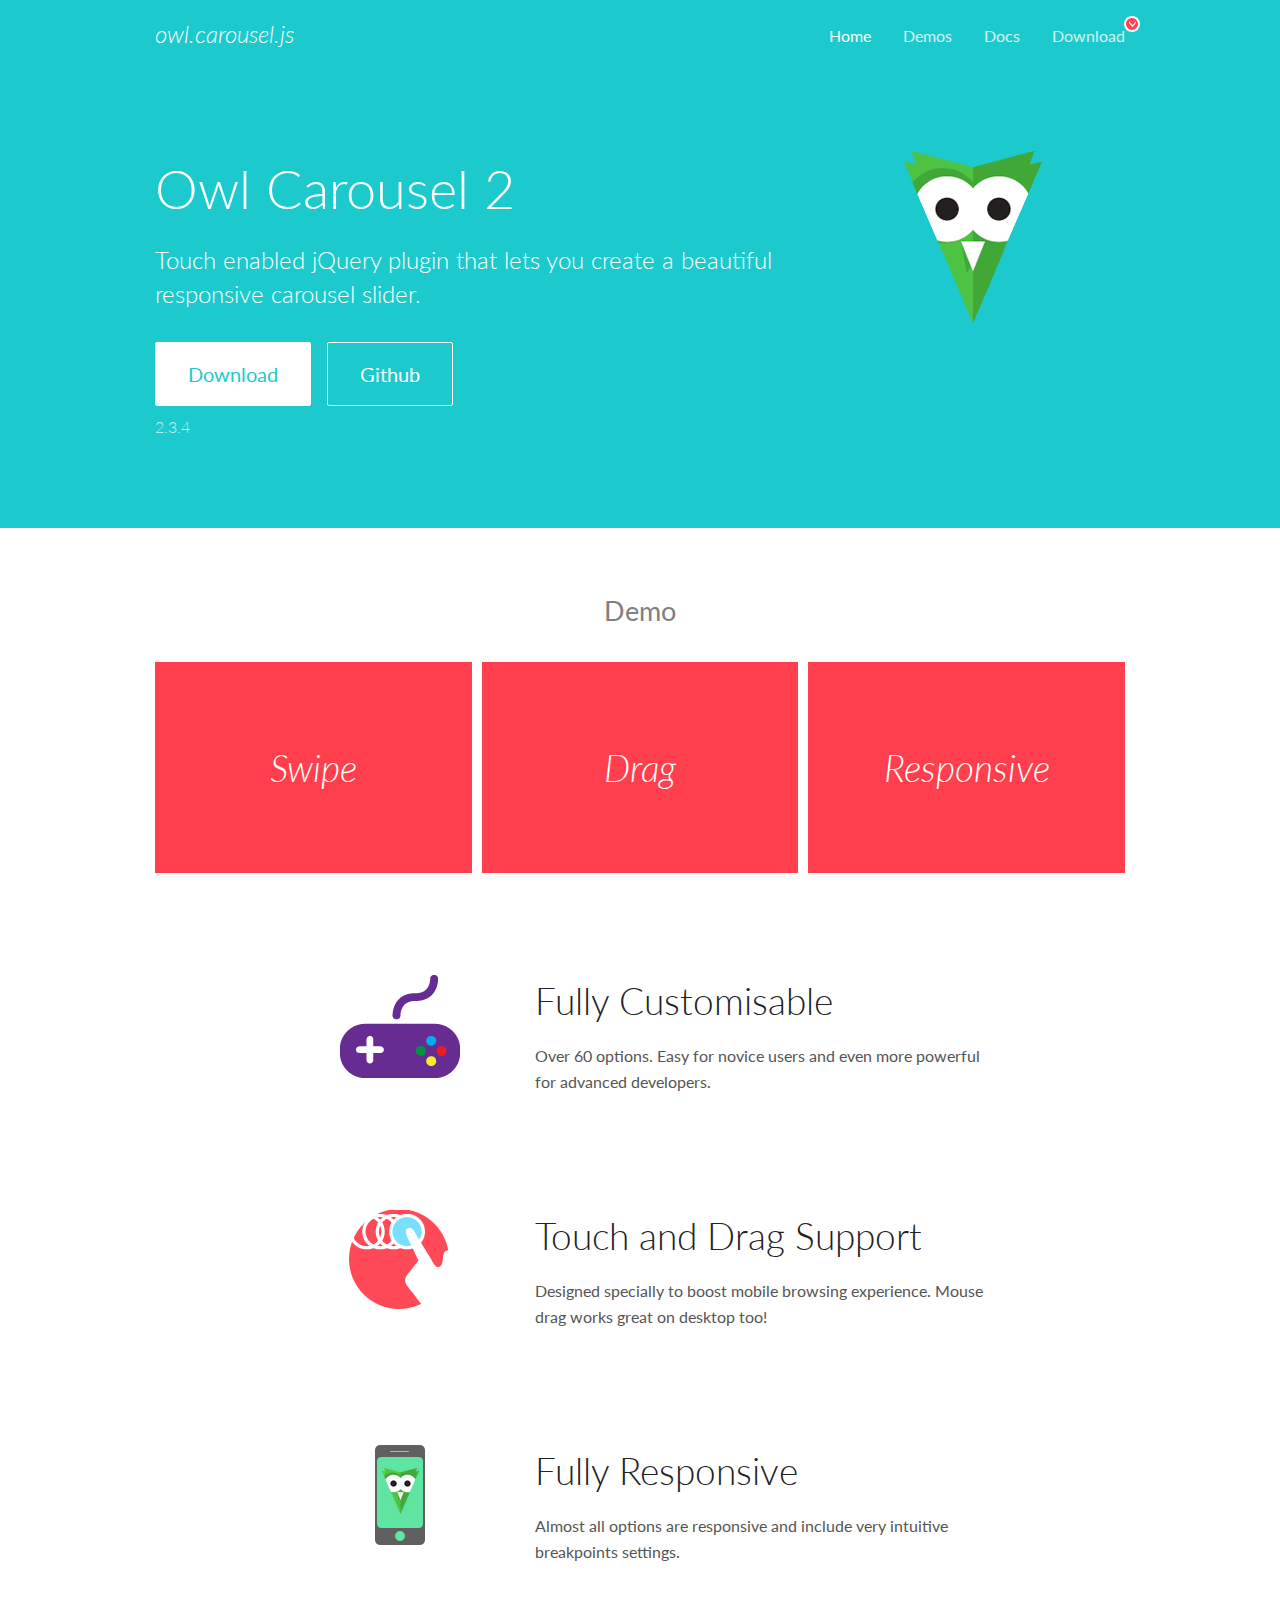
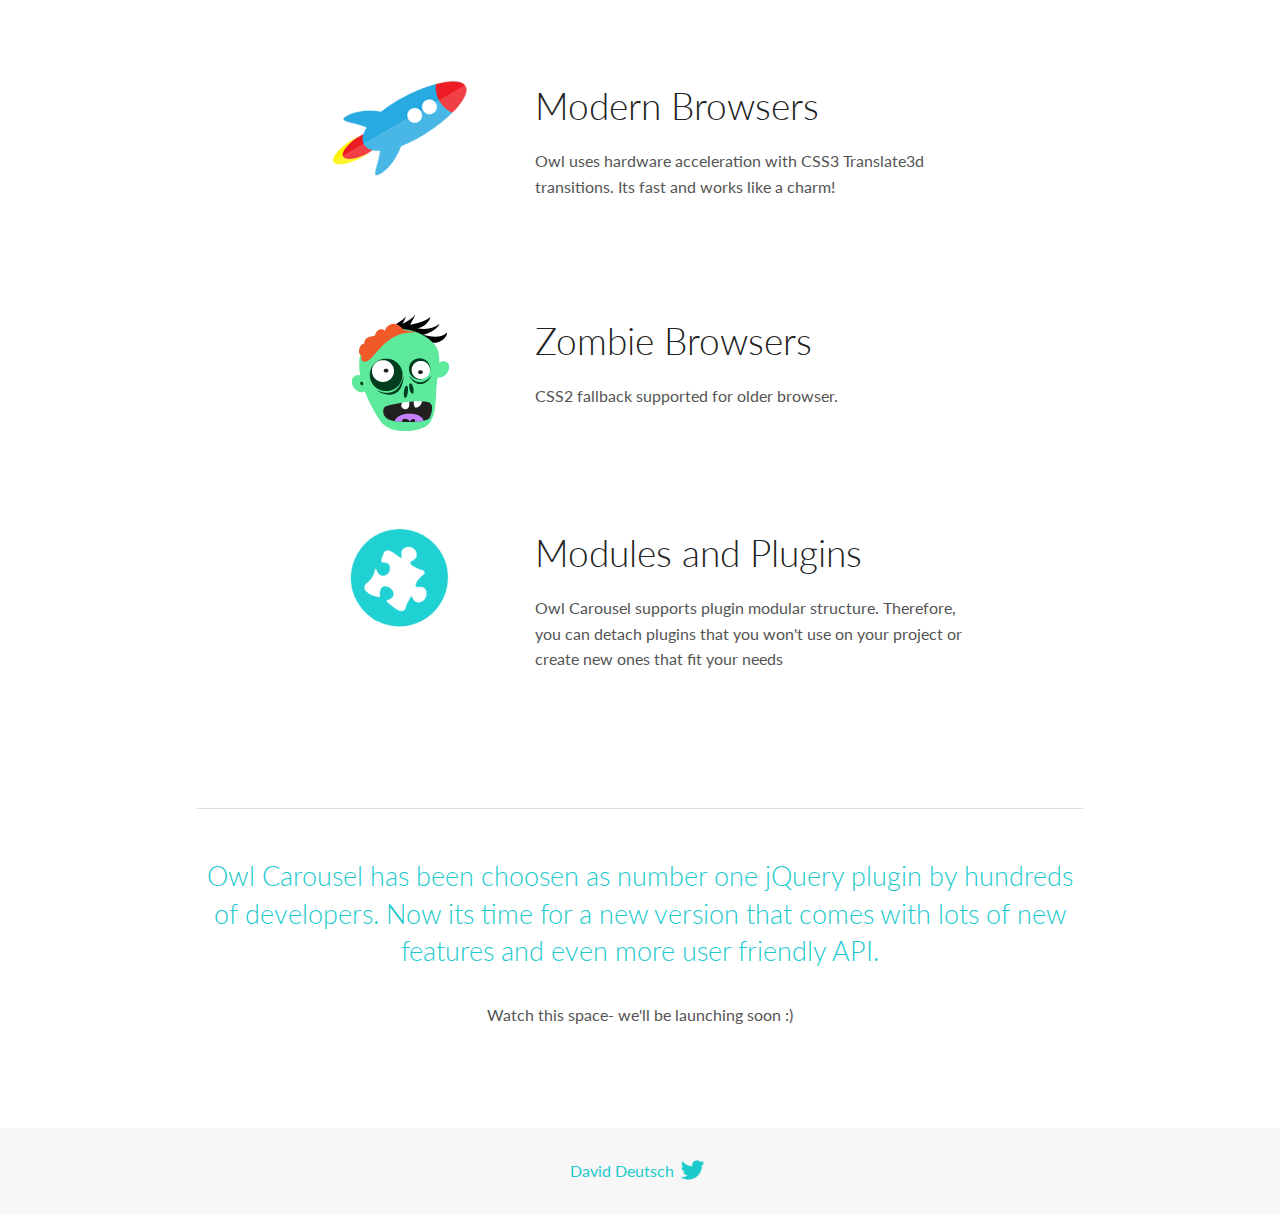
<file: lib/owl.carousel/docs/index.html>
<!DOCTYPE html>
<html lang="en">
  <head>

    <!-- head -->
    <meta charset="utf-8">
    <meta name="msapplication-tap-highlight" content="no" />
    <meta name="viewport" content="width=device-width, initial-scale=1.0" />
    <meta name="description" content="Touch enabled jQuery plugin that lets you create beautiful responsive carousel slider.">
    <meta name="author" content="David Deutsch">
    <title>
      Home | Owl Carousel | 2.3.4
    </title>

    <!-- Stylesheets -->
    <link href='https://fonts.googleapis.com/css?family=Lato:300,400,700,400italic,300italic' rel='stylesheet' type='text/css'>
    <link rel="stylesheet" href="assets/css/docs.theme.min.css">

    <!-- Owl Stylesheets -->
    <link rel="stylesheet" href="assets/owlcarousel/assets/owl.carousel.min.css">
    <link rel="stylesheet" href="assets/owlcarousel/assets/owl.theme.default.min.css">

    <!-- HTML5 shim and Respond.js IE8 support of HTML5 elements and media queries -->

    <!--[if lt IE 9]>
      <script src="https://oss.maxcdn.com/libs/html5shiv/3.7.0/html5shiv.js"></script>
      <script src="https://oss.maxcdn.com/libs/respond.js/1.3.0/respond.min.js"></script>
    <![endif]-->

    <!-- Favicons -->
    <link rel="apple-touch-icon-precomposed" sizes="144x144" href="assets/ico/apple-touch-icon-144-precomposed.png">
    <link rel="shortcut icon" href="assets/ico/favicon.png">
    <link rel="shortcut icon" href="favicon.ico">

    <!-- Yeah i know js should not be in header. Its required for demos.-->

    <!-- javascript -->
    <script src="assets/vendors/jquery.min.js"></script>
    <script src="assets/owlcarousel/owl.carousel.js"></script>
  </head>
  <body>

    <!-- header -->
    <header class="header">
      <div class="row">
        <div class="large-12 columns">
          <div class="brand left">
            <h3>
              <a href="/OwlCarousel2/">owl.carousel.js</a> 
            </h3>
          </div>
          <a id="toggle-nav" class="right">
            <span></span> <span></span> <span></span> 
          </a> 
          <div class="nav-bar">
            <ul class="clearfix">
              <li class="active">
                <a href="/OwlCarousel2/index.html">Home</a> 
              </li>
              <li> <a href="/OwlCarousel2/demos/demos.html">Demos</a>  </li>
              <li> <a href="/OwlCarousel2/docs/started-welcome.html">Docs</a>  </li>
              <li>
                <a href="https://github.com/OwlCarousel2/OwlCarousel2/archive/2.3.4.zip">Download</a> 
                <span class="download"></span> 
              </li>
            </ul>
          </div>
        </div>
      </div>
    </header>

    <!-- home panel -->
    <section id="hero">
      <div class="row">
        <div class="large-8 medium-8 columns">
          <h1>Owl Carousel 2</h1>
          <h4>Touch enabled jQuery plugin that lets you create a beautiful responsive carousel slider.</h4>
          <a href="https://github.com/OwlCarousel2/OwlCarousel2/archive/2.3.4.zip" class="hero-button">Download</a> 
          <a href="https://github.com/OwlCarousel2/OwlCarousel2" class="hero-button outline">Github</a> 
          <p>2.3.4</p>
        </div>
        <div class="large-4 medium-4 columns">
          <img class="owl-logo" src="assets/img/owl-logo.png" alt="mr. Owl">
        </div>
      </div>
    </section>

    <!-- body -->
    <div class="home-demo">
      <div class="row">
        <div class="large-12 columns">
          <h3>Demo</h3>
          <div class="owl-carousel">
            <div class="item">
              <h2>Swipe</h2>
            </div>
            <div class="item">
              <h2>Drag</h2>
            </div>
            <div class="item">
              <h2>Responsive</h2>
            </div>
            <div class="item">
              <h2>CSS3</h2>
            </div>
            <div class="item">
              <h2>Fast</h2>
            </div>
            <div class="item">
              <h2>Easy</h2>
            </div>
            <div class="item">
              <h2>Free</h2>
            </div>
            <div class="item">
              <h2>Upgradable</h2>
            </div>
            <div class="item">
              <h2>Tons of options</h2>
            </div>
            <div class="item">
              <h2>Infinity</h2>
            </div>
            <div class="item">
              <h2>Auto Width</h2>
            </div>
          </div>
        </div>
      </div>
    </div>
    <script>
      var owl = $('.owl-carousel');
      owl.owlCarousel({
        margin: 10,
        loop: true,
        responsive: {
          0: {
            items: 1
          },
          600: {
            items: 2
          },
          1000: {
            items: 3
          }
        }
      })
    </script>

    <!-- features -->
    <div id="features">
      <div class="row">
        <div class="small-12 medium-9 small-centered columns">
          <section class="row feature">
            <div class="medium-4 small-12 columns">
              <img src="assets/img/feature-options.png" alt="">
            </div>
            <div class="medium-8 small-12 columns">
              <h2>Fully Customisable</h2>
              <p>Over 60 options. Easy for novice users and even more powerful for advanced developers.</p>
            </div>
          </section>
          <section class="row feature">
            <div class="medium-4 small-12 columns">
              <img src="assets/img/feature-drag.png" alt="">
            </div>
            <div class="medium-8 small-12 columns">
              <h2>Touch and Drag Support</h2>
              <p>Designed specially to boost mobile browsing experience. Mouse drag works great on desktop too!</p>
            </div>
          </section>
          <section class="row feature">
            <div class="medium-4 small-12 columns">
              <img src="assets/img/feature-responsive.png" alt="">
            </div>
            <div class="medium-8 small-12 columns">
              <h2>Fully Responsive</h2>
              <p>Almost all options are responsive and include very intuitive breakpoints settings.</p>
            </div>
          </section>
          <section class="row feature">
            <div class="medium-4 small-12 columns">
              <img src="assets/img/feature-modern.png" alt="">
            </div>
            <div class="medium-8 small-12 columns">
              <h2>Modern Browsers</h2>
              <p>Owl uses hardware acceleration with CSS3 Translate3d transitions. Its fast and works like a charm! </p>
            </div>
          </section>
          <section class="row feature">
            <div class="medium-4 small-12 columns">
              <img src="assets/img/feature-zombie.png" alt="">
            </div>
            <div class="medium-8 small-12 columns">
              <h2>Zombie Browsers</h2>
              <p>CSS2 fallback supported for older browser.</p>
            </div>
          </section>
          <section class="row feature">
            <div class="medium-4 small-12 columns">
              <img src="assets/img/feature-module.png" alt="">
            </div>
            <div class="medium-8 small-12 columns">
              <h2>Modules and Plugins</h2>
              <p>Owl Carousel supports plugin modular structure. Therefore, you can detach plugins that you won&#x27;t use on your project or create new ones that fit your needs</p>
            </div>
          </section>
        </div>
      </div>
    </div>

    <!-- footer -->
    <section id="teaser-text">
      <div class="row">
        <div class="small-12 medium-11 small-centered columns">
          <hr>
          <h3 id="owl-carousel-has-been-choosen-as-number-one-jquery-plugin-by-hundreds-of-developers-now-its-time-for-a-new-version-that-comes-with-lots-of-new-features-and-even-more-user-friendly-api-">Owl Carousel has been choosen as number one jQuery plugin by hundreds of developers. Now its time for a new version that comes with lots of new features and even more user friendly API.</h3>
          <p>Watch this space- we&#39;ll be launching soon :)</p>
        </div>
      </div>
    </section>

    <!-- footer -->
    <footer class="footer">
      <div class="row">
        <div class="large-12 columns">
          <h5>
            <a href="/OwlCarousel2/docs/support-contact.html">David Deutsch</a> 
            <a id="custom-tweet-button" href="https://twitter.com/share?url=https://github.com/OwlCarousel2/OwlCarousel2&text=Owl Carousel - This is so awesome! " target="_blank"></a> 
          </h5>
        </div>
      </div>
    </footer>

    <!-- vendors -->
    <script src="assets/vendors/highlight.js"></script>
    <script src="assets/js/app.js"></script>
  </body>
</html>
</file>
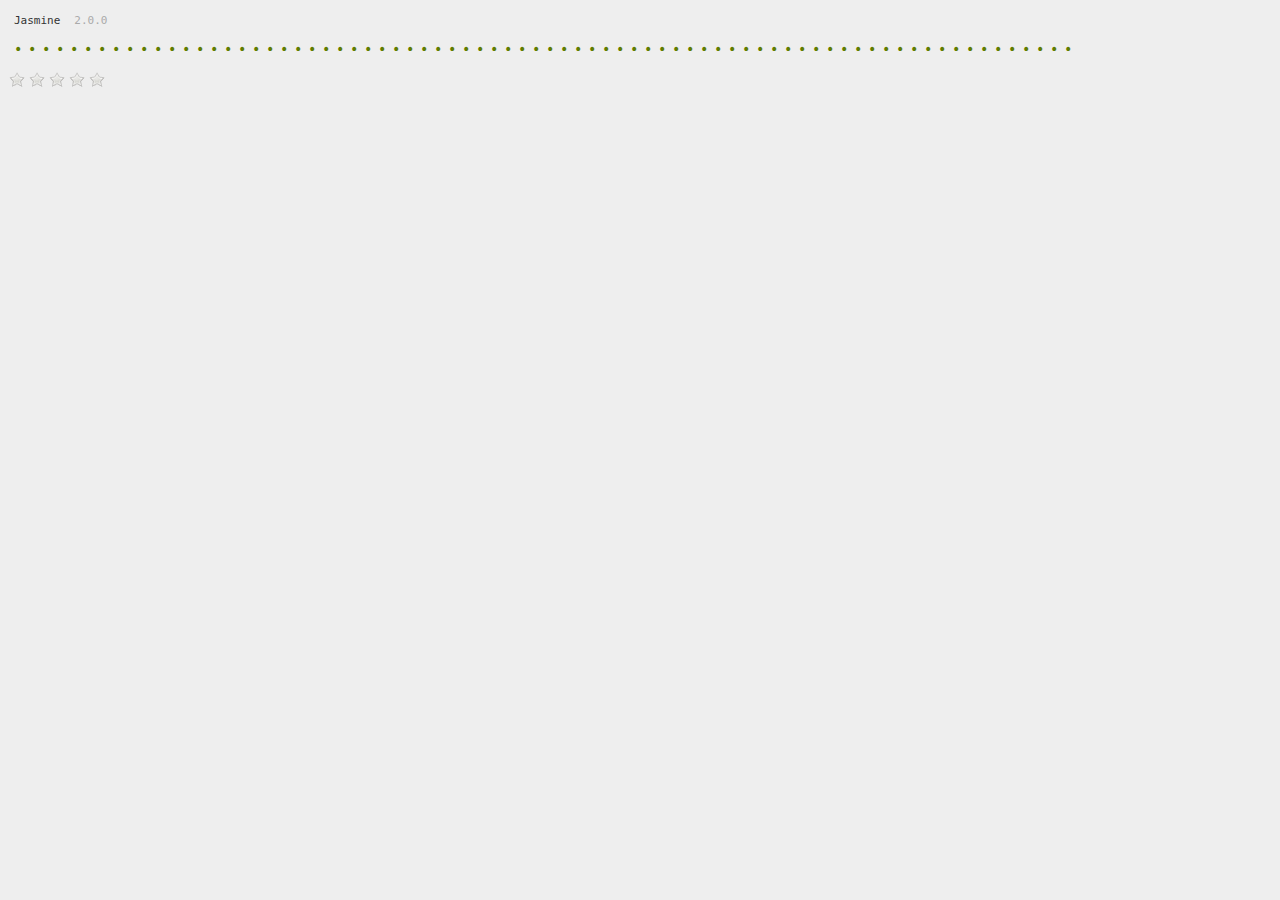
<file: lib/raty/spec/run.html>
<!DOCTYPE html>

<html>
<head>
  <meta charset="utf-8">
  <title>http://wbotelhos.com/labs</title>

  <!-- jquery -->
  <script src="../vendor/jquery.js"></script>

  <!-- jasmine -->
  <link rel="stylesheet" href="lib/jasmine.css">

  <script src="lib/jasmine.js"></script>
  <script src="lib/jasmine-html.js"></script>
  <script src="lib/boot.js"></script>

  <!-- plugins -->
  <script src="lib/jasmine-jquery.js"></script>

  <!-- libs -->
  <script src="../lib/jquery.raty.js"></script>

  <!-- helpers -->
  <script src="lib/helper.js"></script>

  <!-- specs -->
  <script src="options_spec.js"></script>

  <script src="cancel_spec.js"></script>
  <script src="cancelhint_spec.js"></script>
  <script src="cancelon_spec.js"></script>
  <script src="cancelplace_spec.js"></script>
  <script src="click_spec.js"></script>
  <script src="common_spec.js"></script>
  <script src="fn_cancel_spec.js"></script>
  <script src="fn_move_spec.js"></script>
  <script src="fn_readonly_spec.js"></script>
  <script src="fn_set_spec.js"></script>
  <script src="fn_setscore_spec.js"></script>
  <script src="getfirstdecimal_spec.js"></script>
  <script src="half_spec.js"></script>
  <script src="hints_spec.js"></script>
  <script src="mouseout_spec.js"></script>
  <script src="mouseover_spec.js"></script>
  <script src="number_spec.js"></script>
  <script src="numbermax_spec.js"></script>
  <script src="path_spec.js"></script>
  <script src="precision_spec.js"></script>
  <script src="readonly_spec.js"></script>
  <script src="score_spec.js"></script>
  <script src="scorename_spec.js"></script>
  <script src="staroff_spec.js"></script>
  <script src="staron_spec.js"></script>
  <script src="stars_spec.js"></script>
  <script src="startype_spec.js"></script>
  <script src="target_spec.js"></script>
  <script src="targettype_spec.js"></script>

  <script src="spec.js"></script>
</head>
<body></body>
</html>
</file>
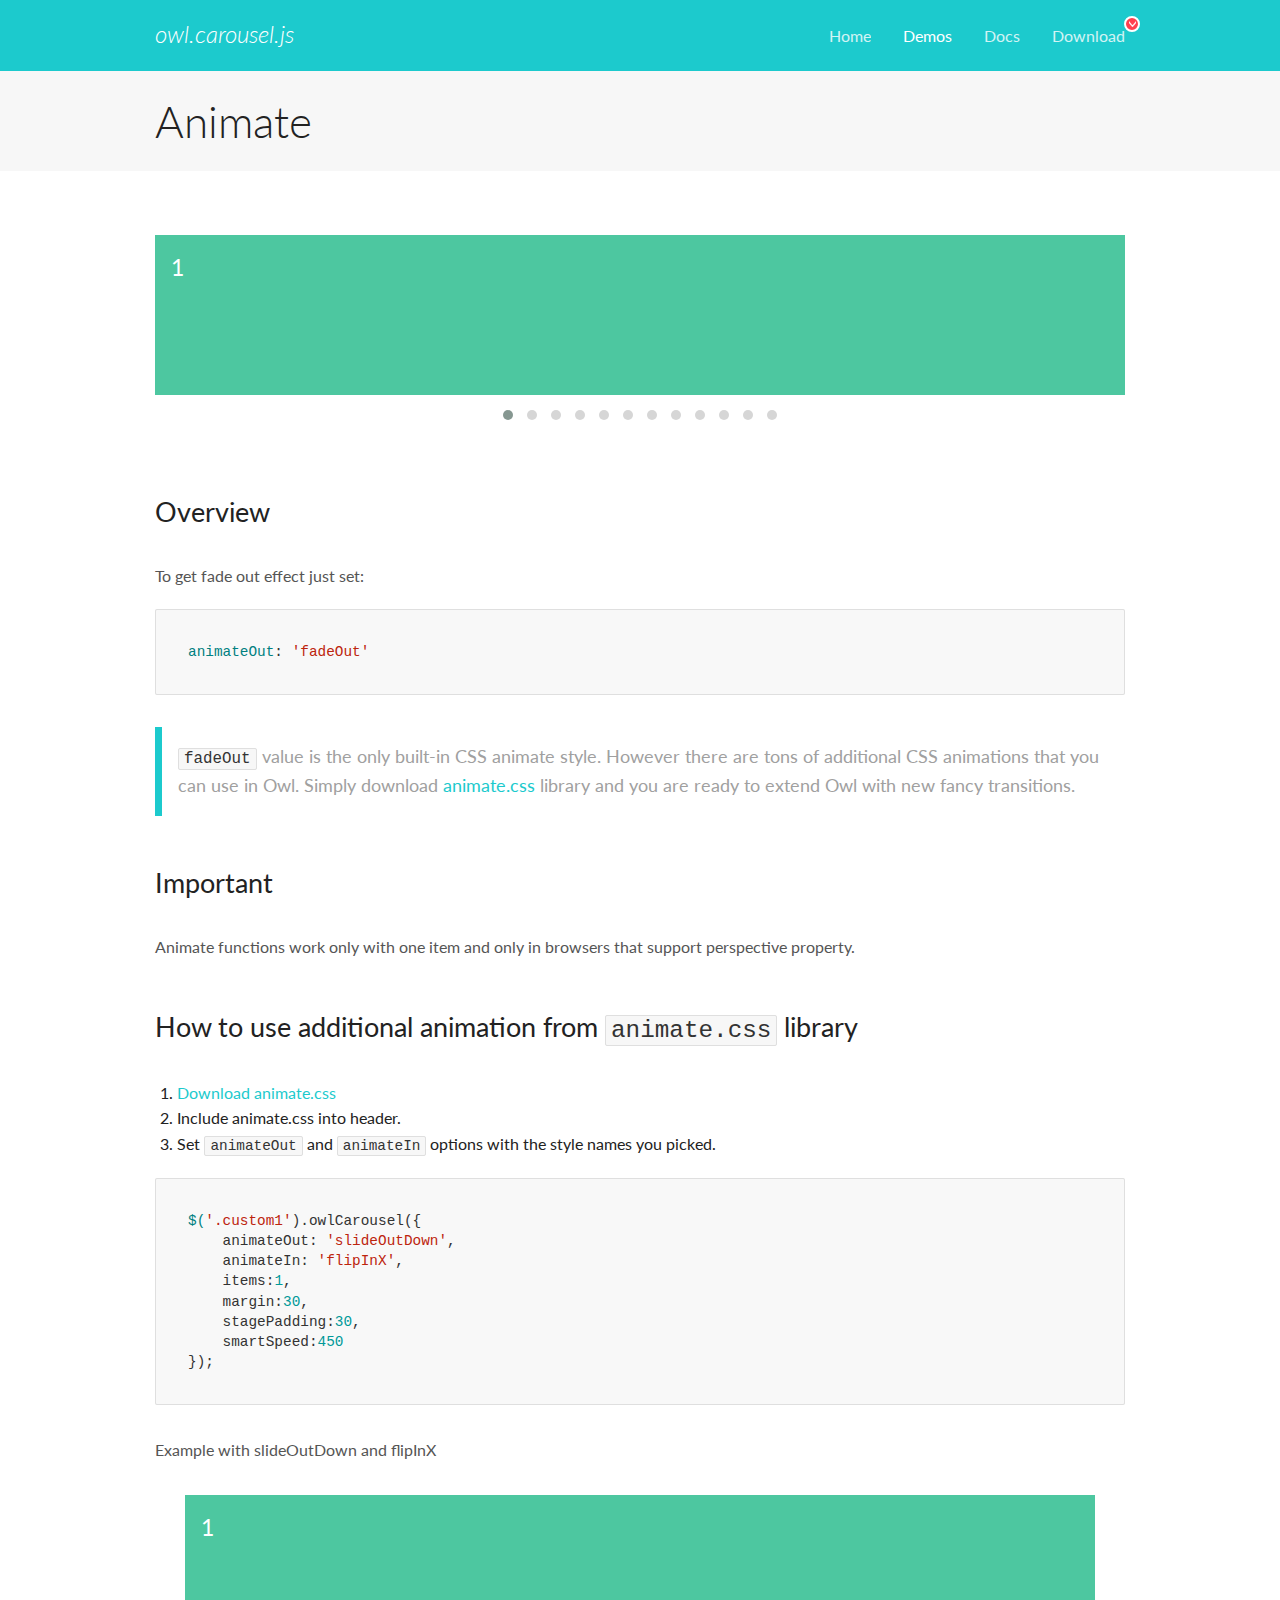
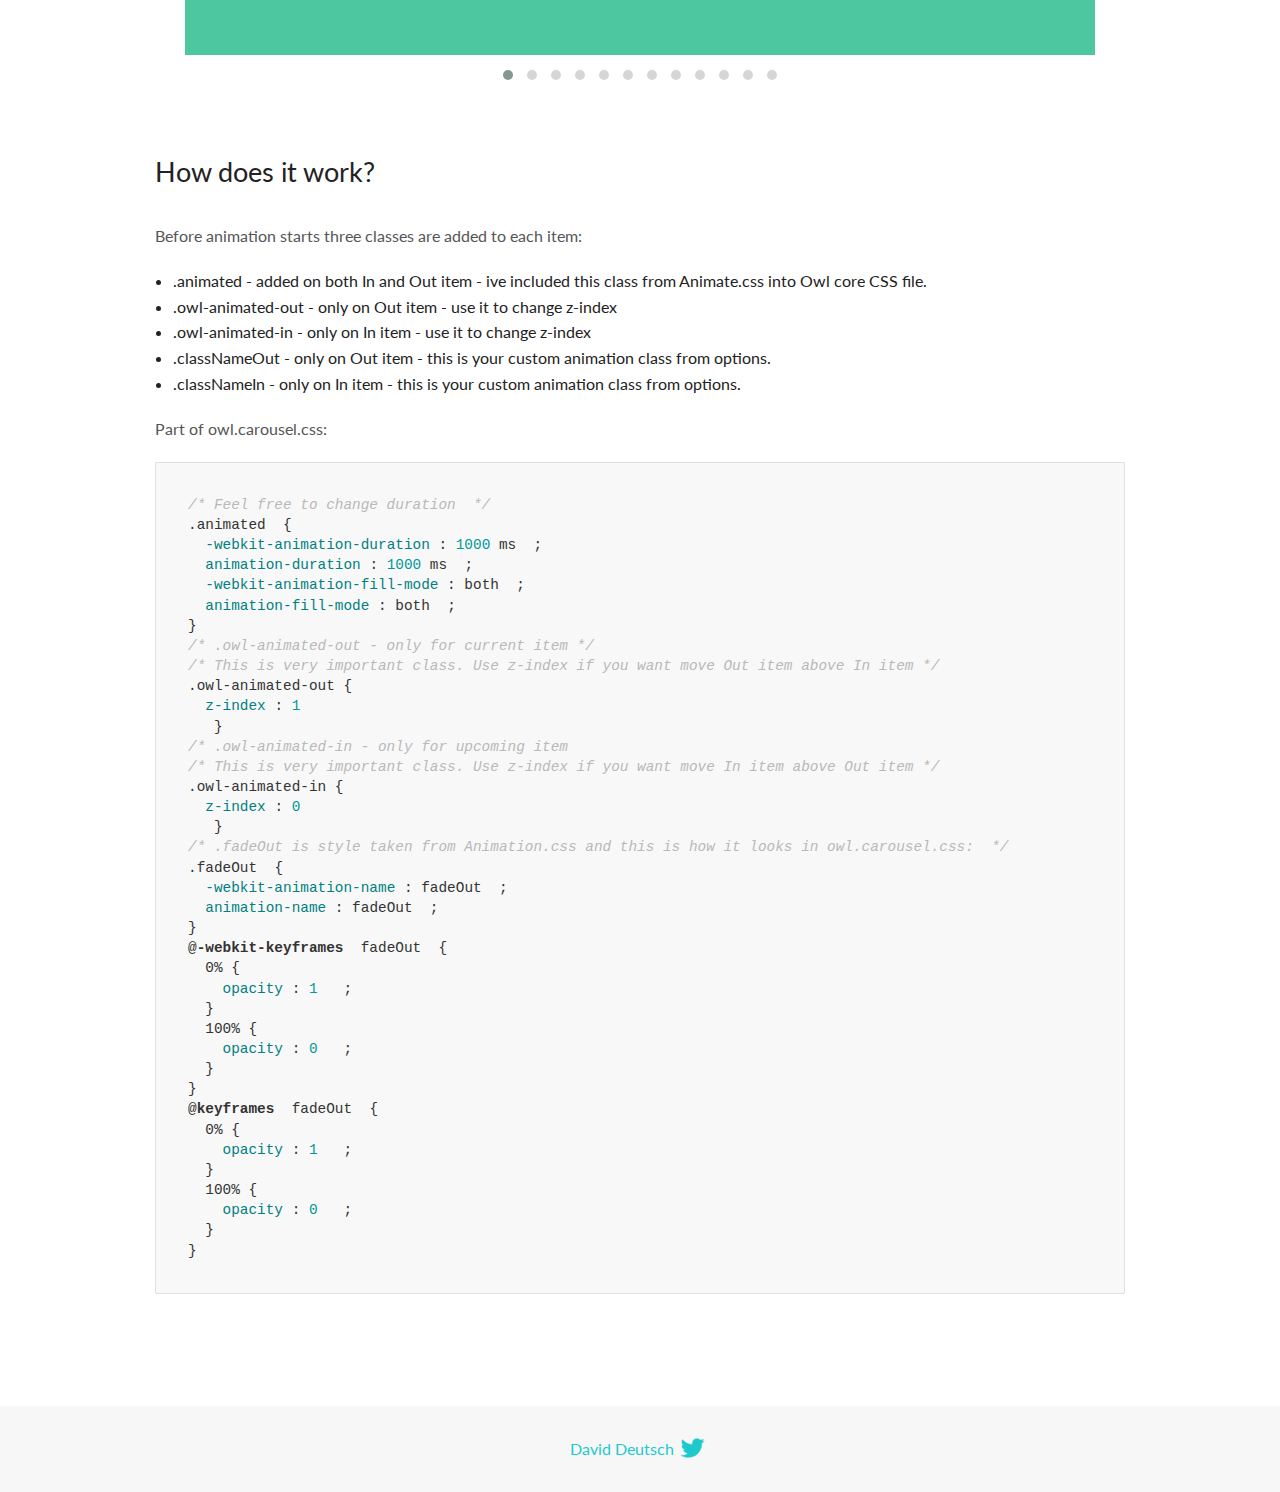
<file: lib/owl.carousel/docs/demos/animate.html>
<!DOCTYPE html>
<html lang="en">
  <head>

    <!-- head -->
    <meta charset="utf-8">
    <meta name="msapplication-tap-highlight" content="no" />
    <meta name="viewport" content="width=device-width, initial-scale=1.0" />
    <meta name="description" content="Animate carousel">
    <meta name="author" content="David Deutsch">
    <title>
      Animate Demo | Owl Carousel | 2.3.4
    </title>

    <!-- Stylesheets -->
    <link href='https://fonts.googleapis.com/css?family=Lato:300,400,700,400italic,300italic' rel='stylesheet' type='text/css'>
    <link rel="stylesheet" href="../assets/css/docs.theme.min.css">

    <!-- Owl Stylesheets -->
    <link rel="stylesheet" href="../assets/owlcarousel/assets/owl.carousel.min.css">
    <link rel="stylesheet" href="../assets/owlcarousel/assets/owl.theme.default.min.css">

    <!-- HTML5 shim and Respond.js IE8 support of HTML5 elements and media queries -->

    <!--[if lt IE 9]>
      <script src="https://oss.maxcdn.com/libs/html5shiv/3.7.0/html5shiv.js"></script>
      <script src="https://oss.maxcdn.com/libs/respond.js/1.3.0/respond.min.js"></script>
    <![endif]-->

    <!-- Favicons -->
    <link rel="apple-touch-icon-precomposed" sizes="144x144" href="../assets/ico/apple-touch-icon-144-precomposed.png">
    <link rel="shortcut icon" href="../assets/ico/favicon.png">
    <link rel="shortcut icon" href="favicon.ico">

    <!-- Yeah i know js should not be in header. Its required for demos.-->

    <!-- javascript -->
    <script src="../assets/vendors/jquery.min.js"></script>
    <script src="../assets/owlcarousel/owl.carousel.js"></script>
  </head>
  <body>

    <!-- header -->
    <header class="header">
      <div class="row">
        <div class="large-12 columns">
          <div class="brand left">
            <h3>
              <a href="/OwlCarousel2/">owl.carousel.js</a> 
            </h3>
          </div>
          <a id="toggle-nav" class="right">
            <span></span> <span></span> <span></span> 
          </a> 
          <div class="nav-bar">
            <ul class="clearfix">
              <li> <a href="/OwlCarousel2/index.html">Home</a>  </li>
              <li class="active">
                <a href="/OwlCarousel2/demos/demos.html">Demos</a> 
              </li>
              <li> <a href="/OwlCarousel2/docs/started-welcome.html">Docs</a>  </li>
              <li>
                <a href="https://github.com/OwlCarousel2/OwlCarousel2/archive/2.3.4.zip">Download</a> 
                <span class="download"></span> 
              </li>
            </ul>
          </div>
        </div>
      </div>
    </header>

    <!-- title -->
    <section class="title">
      <div class="row">
        <div class="large-12 columns">
          <h1>Animate</h1>
        </div>
      </div>
    </section>

    <!--  Demos -->
    <section id="demos">
      <div class="row">
        <div class="large-12 columns">
          <div class="fadeOut owl-carousel owl-theme">
            <div class="item">
              <h4>1</h4>
            </div>
            <div class="item">
              <h4>2</h4>
            </div>
            <div class="item">
              <h4>3</h4>
            </div>
            <div class="item">
              <h4>4</h4>
            </div>
            <div class="item">
              <h4>5</h4>
            </div>
            <div class="item">
              <h4>6</h4>
            </div>
            <div class="item">
              <h4>7</h4>
            </div>
            <div class="item">
              <h4>8</h4>
            </div>
            <div class="item">
              <h4>9</h4>
            </div>
            <div class="item">
              <h4>10</h4>
            </div>
            <div class="item">
              <h4>11</h4>
            </div>
            <div class="item">
              <h4>12</h4>
            </div>
          </div>
          <h3 id="overview">Overview</h3>
          <p>To get fade out effect just set:</p>
          <pre><code>animateOut: &#39;fadeOut&#39;</code></pre>
          <blockquote>
            <p><code>fadeOut</code> value is the only built-in CSS animate style. However there are tons of additional CSS animations that you can use in Owl. Simply download
              <a href="https://daneden.github.io/animate.css/">animate.css</a>  library and you are ready to extend Owl with new fancy transitions.</p>
          </blockquote>
          <h3 id="important">Important</h3>
          <p>Animate functions work only with one item and only in browsers that support perspective property.</p>
          <h3 id="how-to-use-additional-animation-from-animate-css-library">How to use additional animation from <code>animate.css</code> library</h3>
          <ol>
            <li> <a href="https://daneden.github.io/animate.css/">Download animate.css</a>  </li>
            <li>Include animate.css into header.</li>
            <li>Set <code>animateOut</code> and <code>animateIn</code> options with the style names you picked.</li>
          </ol>
          <pre><code>$(&#39;.custom1&#39;).owlCarousel({
    animateOut: &#39;slideOutDown&#39;,
    animateIn: &#39;flipInX&#39;,
    items:1,
    margin:30,
    stagePadding:30,
    smartSpeed:450
});</code></pre>
          <p>Example with slideOutDown and flipInX</p>
          <div class="custom1 owl-carousel owl-theme">
            <div class="item">
              <h4>1</h4>
            </div>
            <div class="item">
              <h4>2</h4>
            </div>
            <div class="item">
              <h4>3</h4>
            </div>
            <div class="item">
              <h4>4</h4>
            </div>
            <div class="item">
              <h4>5</h4>
            </div>
            <div class="item">
              <h4>6</h4>
            </div>
            <div class="item">
              <h4>7</h4>
            </div>
            <div class="item">
              <h4>8</h4>
            </div>
            <div class="item">
              <h4>9</h4>
            </div>
            <div class="item">
              <h4>10</h4>
            </div>
            <div class="item">
              <h4>11</h4>
            </div>
            <div class="item">
              <h4>12</h4>
            </div>
          </div>
          <h3 id="how-does-it-work-">How does it work?</h3>
          <p>Before animation starts three classes are added to each item:</p>
          <ul>
            <li>.animated - added on both In and Out item - ive included this class from Animate.css into Owl core CSS file.</li>
            <li>.owl-animated-out - only on Out item - use it to change z-index</li>
            <li>.owl-animated-in - only on In item - use it to change z-index</li>
            <li>.classNameOut - only on Out item - this is your custom animation class from options.</li>
            <li>.classNameIn - only on In item - this is your custom animation class from options.</li>
          </ul>
          <p>Part of owl.carousel.css:</p>
          <pre><code class="language-css"><span class="comment">/* Feel free to change duration  */</span> 
<span class="class">.animated</span>  <span class="rules">{
  <span class="rule"><span class="attribute">-webkit-animation-duration</span> :<span class="value"> <span class="number">1000</span> ms</span> </span> ;
  <span class="rule"><span class="attribute">animation-duration</span> :<span class="value"> <span class="number">1000</span> ms</span> </span> ;
  <span class="rule"><span class="attribute">-webkit-animation-fill-mode</span> :<span class="value"> both</span> </span> ;
  <span class="rule"><span class="attribute">animation-fill-mode</span> :<span class="value"> both</span> </span> ;
<span class="rule">}</span> </span> 
<span class="comment">/* .owl-animated-out - only for current item */</span> 
<span class="comment">/* This is very important class. Use z-index if you want move Out item above In item */</span> 
<span class="class">.owl-animated-out</span> <span class="rules">{
  <span class="rule"><span class="attribute">z-index</span> :<span class="value"> <span class="number">1</span> 
</span> </span> </span> }
<span class="comment">/* .owl-animated-in - only for upcoming item
/* This is very important class. Use z-index if you want move In item above Out item */</span> 
<span class="class">.owl-animated-in</span> <span class="rules">{
  <span class="rule"><span class="attribute">z-index</span> :<span class="value"> <span class="number">0</span> 
</span> </span> </span> }
<span class="comment">/* .fadeOut is style taken from Animation.css and this is how it looks in owl.carousel.css:  */</span> 
<span class="class">.fadeOut</span>  <span class="rules">{
  <span class="rule"><span class="attribute">-webkit-animation-name</span> :<span class="value"> fadeOut</span> </span> ;
  <span class="rule"><span class="attribute">animation-name</span> :<span class="value"> fadeOut</span> </span> ;
<span class="rule">}</span> </span> 
<span class="at_rule">@<span class="keyword">-webkit-keyframes</span>  fadeOut </span> {
  0% <span class="rules">{
    <span class="rule"><span class="attribute">opacity</span> :<span class="value"> <span class="number">1</span> </span> </span> ;
  <span class="rule">}</span> </span> 
  100% <span class="rules">{
    <span class="rule"><span class="attribute">opacity</span> :<span class="value"> <span class="number">0</span> </span> </span> ;
  <span class="rule">}</span> </span> 
}
<span class="at_rule">@<span class="keyword">keyframes</span>  fadeOut </span> {
  0% <span class="rules">{
    <span class="rule"><span class="attribute">opacity</span> :<span class="value"> <span class="number">1</span> </span> </span> ;
  <span class="rule">}</span> </span> 
  100% <span class="rules">{
    <span class="rule"><span class="attribute">opacity</span> :<span class="value"> <span class="number">0</span> </span> </span> ;
  <span class="rule">}</span> </span> 
}</code></pre>
          <link rel="stylesheet" href="../assets/css/animate.css">
          <script>
            jQuery(document).ready(function($) {
              $('.fadeOut').owlCarousel({
                items: 1,
                animateOut: 'fadeOut',
                loop: true,
                margin: 10,
              });
              $('.custom1').owlCarousel({
                animateOut: 'slideOutDown',
                animateIn: 'flipInX',
                items: 1,
                margin: 30,
                stagePadding: 30,
                smartSpeed: 450
              });
            });
          </script>
        </div>
      </div>
    </section>

    <!-- footer -->
    <footer class="footer">
      <div class="row">
        <div class="large-12 columns">
          <h5>
            <a href="/OwlCarousel2/docs/support-contact.html">David Deutsch</a> 
            <a id="custom-tweet-button" href="https://twitter.com/share?url=https://github.com/OwlCarousel2/OwlCarousel2&text=Owl Carousel - This is so awesome! " target="_blank"></a> 
          </h5>
        </div>
      </div>
    </footer>

    <!-- vendors -->
    <script src="../assets/vendors/highlight.js"></script>
    <script src="../assets/js/app.js"></script>
  </body>
</html>
</file>
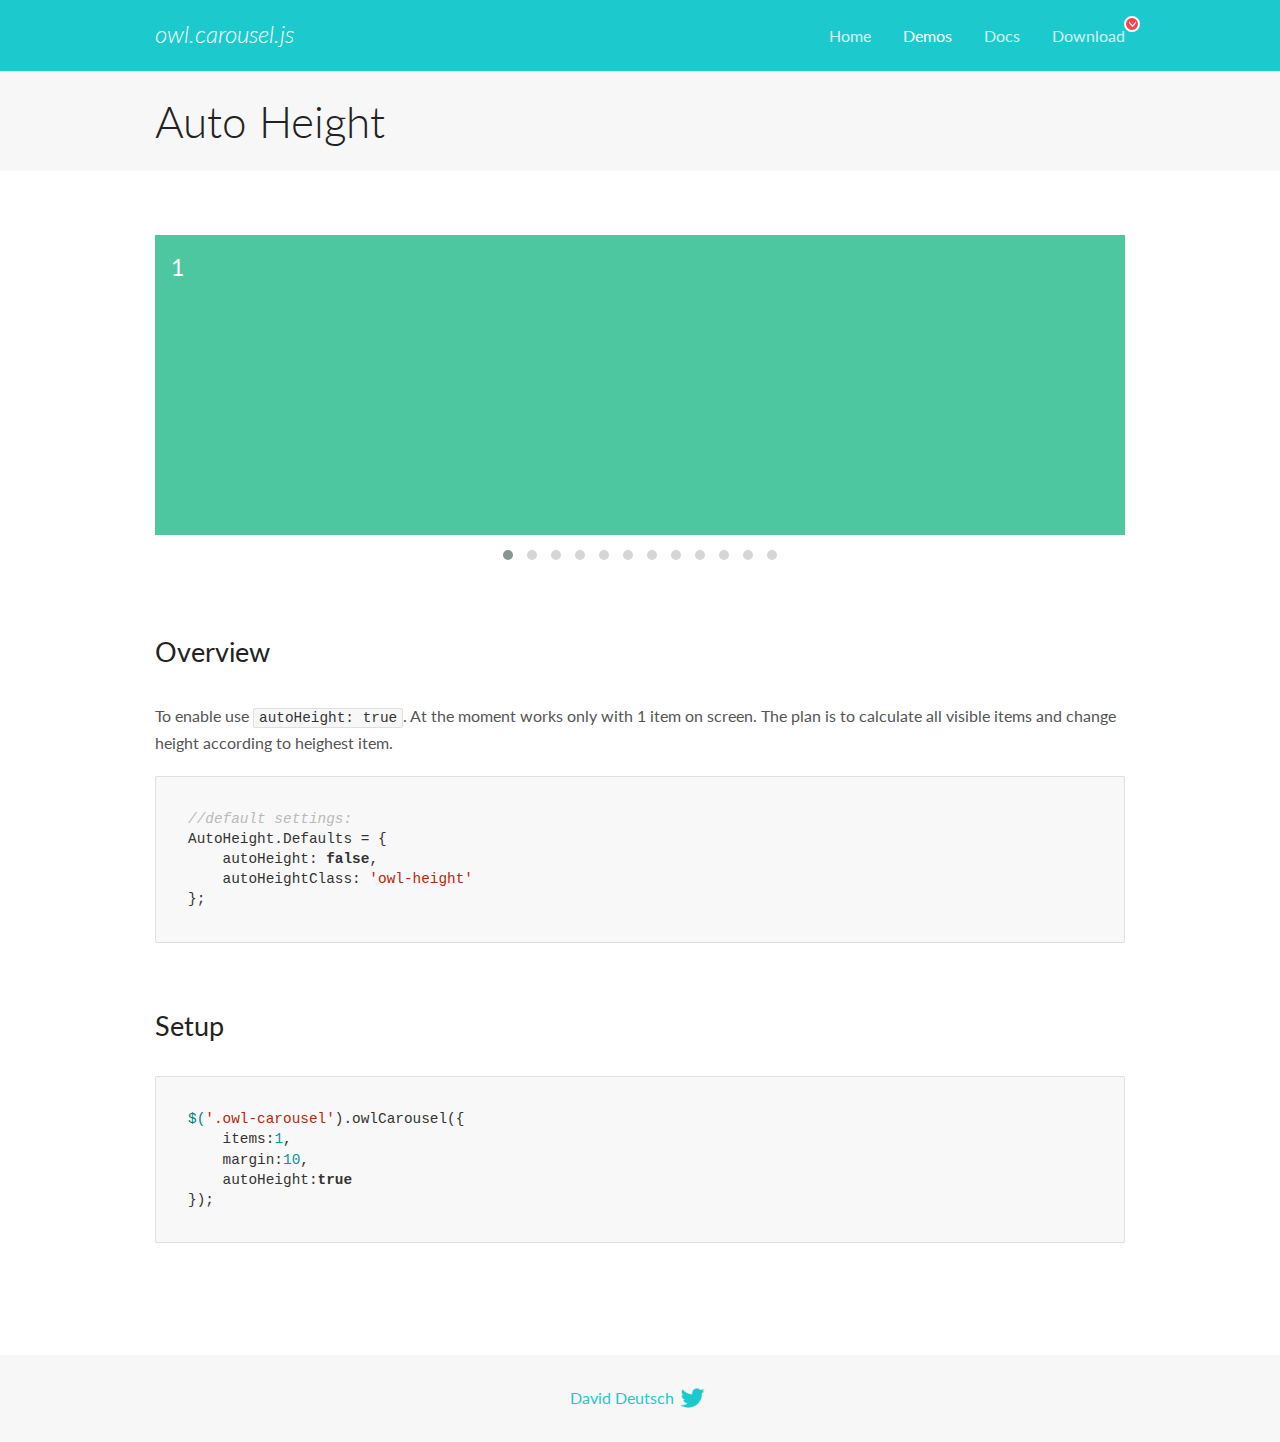
<file: lib/owl.carousel/docs/demos/autoheight.html>
<!DOCTYPE html>
<html lang="en">
  <head>

    <!-- head -->
    <meta charset="utf-8">
    <meta name="msapplication-tap-highlight" content="no" />
    <meta name="viewport" content="width=device-width, initial-scale=1.0" />
    <meta name="description" content="autoHeight usage demo">
    <meta name="author" content="David Deutsch">
    <title>
      Auto Height Demo | Owl Carousel | 2.3.4
    </title>

    <!-- Stylesheets -->
    <link href='https://fonts.googleapis.com/css?family=Lato:300,400,700,400italic,300italic' rel='stylesheet' type='text/css'>
    <link rel="stylesheet" href="../assets/css/docs.theme.min.css">

    <!-- Owl Stylesheets -->
    <link rel="stylesheet" href="../assets/owlcarousel/assets/owl.carousel.min.css">
    <link rel="stylesheet" href="../assets/owlcarousel/assets/owl.theme.default.min.css">

    <!-- HTML5 shim and Respond.js IE8 support of HTML5 elements and media queries -->

    <!--[if lt IE 9]>
      <script src="https://oss.maxcdn.com/libs/html5shiv/3.7.0/html5shiv.js"></script>
      <script src="https://oss.maxcdn.com/libs/respond.js/1.3.0/respond.min.js"></script>
    <![endif]-->

    <!-- Favicons -->
    <link rel="apple-touch-icon-precomposed" sizes="144x144" href="../assets/ico/apple-touch-icon-144-precomposed.png">
    <link rel="shortcut icon" href="../assets/ico/favicon.png">
    <link rel="shortcut icon" href="favicon.ico">

    <!-- Yeah i know js should not be in header. Its required for demos.-->

    <!-- javascript -->
    <script src="../assets/vendors/jquery.min.js"></script>
    <script src="../assets/owlcarousel/owl.carousel.js"></script>
  </head>
  <body>

    <!-- header -->
    <header class="header">
      <div class="row">
        <div class="large-12 columns">
          <div class="brand left">
            <h3>
              <a href="/OwlCarousel2/">owl.carousel.js</a> 
            </h3>
          </div>
          <a id="toggle-nav" class="right">
            <span></span> <span></span> <span></span> 
          </a> 
          <div class="nav-bar">
            <ul class="clearfix">
              <li> <a href="/OwlCarousel2/index.html">Home</a>  </li>
              <li class="active">
                <a href="/OwlCarousel2/demos/demos.html">Demos</a> 
              </li>
              <li> <a href="/OwlCarousel2/docs/started-welcome.html">Docs</a>  </li>
              <li>
                <a href="https://github.com/OwlCarousel2/OwlCarousel2/archive/2.3.4.zip">Download</a> 
                <span class="download"></span> 
              </li>
            </ul>
          </div>
        </div>
      </div>
    </header>

    <!-- title -->
    <section class="title">
      <div class="row">
        <div class="large-12 columns">
          <h1>Auto Height</h1>
        </div>
      </div>
    </section>

    <!--  Demos -->
    <section id="demos">
      <div class="row">
        <div class="large-12 columns">
          <div class="owl-carousel owl-theme">
            <div class="item" style="height:300px">
              <h4>1</h4>
            </div>
            <div class="item" style="height:100px">
              <h4>2</h4>
            </div>
            <div class="item" style="height:500px">
              <h4>3</h4>
            </div>
            <div class="item" style="height:250px">
              <h4>4</h4>
            </div>
            <div class="item" style="height:400px">
              <h4>5</h4>
            </div>
            <div class="item" style="height:500px">
              <h4>6</h4>
            </div>
            <div class="item" style="height:600px">
              <h4>7</h4>
            </div>
            <div class="item" style="height:400px">
              <h4>8</h4>
            </div>
            <div class="item" style="height:300px">
              <h4>9</h4>
            </div>
            <div class="item" style="height:350px">
              <h4>10</h4>
            </div>
            <div class="item" style="height:200px">
              <h4>11</h4>
            </div>
            <div class="item" style="height:150px">
              <h4>12</h4>
            </div>
          </div>
          <h3 id="overview">Overview</h3>
          <p>To enable use <code>autoHeight: true</code>. At the moment works only with 1 item on screen. The plan is to calculate all visible items and change height according to heighest item.</p>
          <pre><code>//default settings:
AutoHeight.Defaults = {
    autoHeight: false,
    autoHeightClass: &#39;owl-height&#39;
};</code></pre>
          <h3 id="setup">Setup</h3>
          <pre><code>$(&#39;.owl-carousel&#39;).owlCarousel({
    items:1,
    margin:10,
    autoHeight:true
});</code></pre>
          <script>
            $(document).ready(function() {
              $('.owl-carousel').owlCarousel({
                items: 1,
                margin: 10,
                autoHeight: true
              });
            })
          </script>
        </div>
      </div>
    </section>

    <!-- footer -->
    <footer class="footer">
      <div class="row">
        <div class="large-12 columns">
          <h5>
            <a href="/OwlCarousel2/docs/support-contact.html">David Deutsch</a> 
            <a id="custom-tweet-button" href="https://twitter.com/share?url=https://github.com/OwlCarousel2/OwlCarousel2&text=Owl Carousel - This is so awesome! " target="_blank"></a> 
          </h5>
        </div>
      </div>
    </footer>

    <!-- vendors -->
    <script src="../assets/vendors/highlight.js"></script>
    <script src="../assets/js/app.js"></script>
  </body>
</html>
</file>
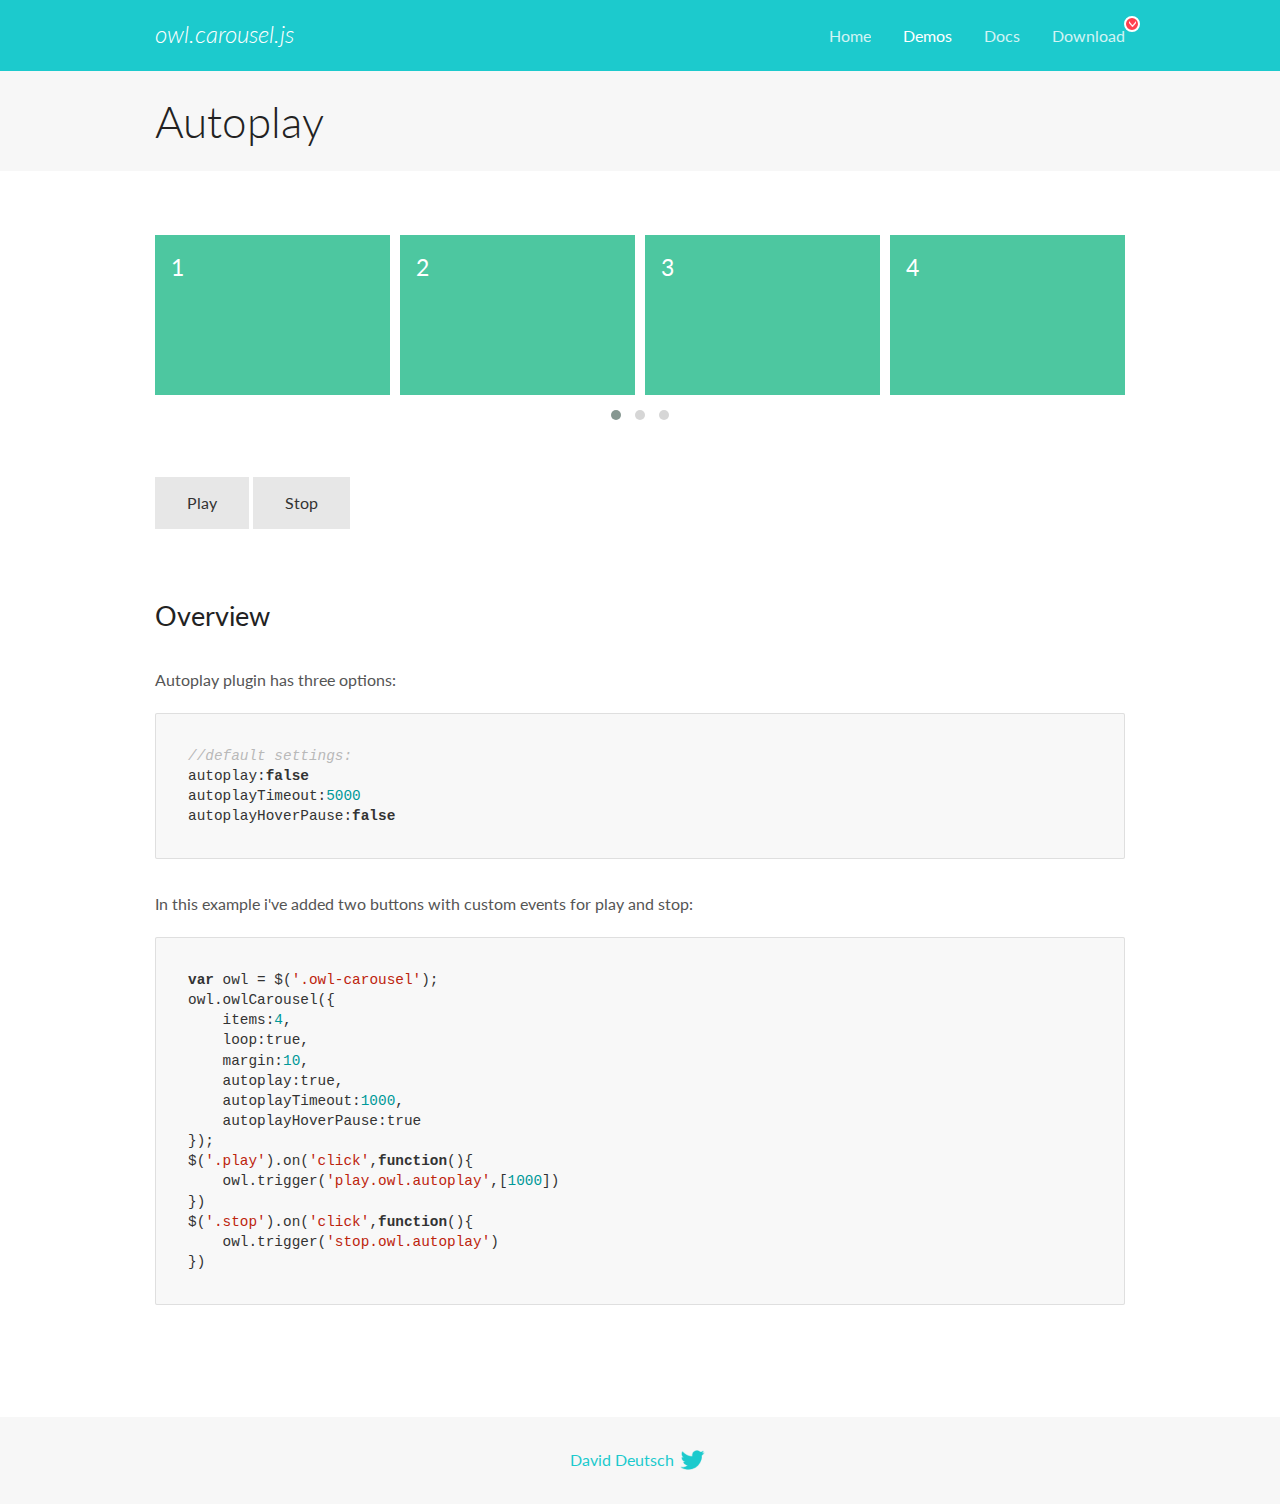
<file: lib/owl.carousel/docs/demos/autoplay.html>
<!DOCTYPE html>
<html lang="en">
  <head>

    <!-- head -->
    <meta charset="utf-8">
    <meta name="msapplication-tap-highlight" content="no" />
    <meta name="viewport" content="width=device-width, initial-scale=1.0" />
    <meta name="description" content="Autoplay usage demo">
    <meta name="author" content="David Deutsch">
    <title>
      Autoplay Demo | Owl Carousel | 2.3.4
    </title>

    <!-- Stylesheets -->
    <link href='https://fonts.googleapis.com/css?family=Lato:300,400,700,400italic,300italic' rel='stylesheet' type='text/css'>
    <link rel="stylesheet" href="../assets/css/docs.theme.min.css">

    <!-- Owl Stylesheets -->
    <link rel="stylesheet" href="../assets/owlcarousel/assets/owl.carousel.min.css">
    <link rel="stylesheet" href="../assets/owlcarousel/assets/owl.theme.default.min.css">

    <!-- HTML5 shim and Respond.js IE8 support of HTML5 elements and media queries -->

    <!--[if lt IE 9]>
      <script src="https://oss.maxcdn.com/libs/html5shiv/3.7.0/html5shiv.js"></script>
      <script src="https://oss.maxcdn.com/libs/respond.js/1.3.0/respond.min.js"></script>
    <![endif]-->

    <!-- Favicons -->
    <link rel="apple-touch-icon-precomposed" sizes="144x144" href="../assets/ico/apple-touch-icon-144-precomposed.png">
    <link rel="shortcut icon" href="../assets/ico/favicon.png">
    <link rel="shortcut icon" href="favicon.ico">

    <!-- Yeah i know js should not be in header. Its required for demos.-->

    <!-- javascript -->
    <script src="../assets/vendors/jquery.min.js"></script>
    <script src="../assets/owlcarousel/owl.carousel.js"></script>
  </head>
  <body>

    <!-- header -->
    <header class="header">
      <div class="row">
        <div class="large-12 columns">
          <div class="brand left">
            <h3>
              <a href="/OwlCarousel2/">owl.carousel.js</a> 
            </h3>
          </div>
          <a id="toggle-nav" class="right">
            <span></span> <span></span> <span></span> 
          </a> 
          <div class="nav-bar">
            <ul class="clearfix">
              <li> <a href="/OwlCarousel2/index.html">Home</a>  </li>
              <li class="active">
                <a href="/OwlCarousel2/demos/demos.html">Demos</a> 
              </li>
              <li> <a href="/OwlCarousel2/docs/started-welcome.html">Docs</a>  </li>
              <li>
                <a href="https://github.com/OwlCarousel2/OwlCarousel2/archive/2.3.4.zip">Download</a> 
                <span class="download"></span> 
              </li>
            </ul>
          </div>
        </div>
      </div>
    </header>

    <!-- title -->
    <section class="title">
      <div class="row">
        <div class="large-12 columns">
          <h1>Autoplay</h1>
        </div>
      </div>
    </section>

    <!--  Demos -->
    <section id="demos">
      <div class="row">
        <div class="large-12 columns">
          <div class="owl-carousel owl-theme">
            <div class="item">
              <h4>1</h4>
            </div>
            <div class="item">
              <h4>2</h4>
            </div>
            <div class="item">
              <h4>3</h4>
            </div>
            <div class="item">
              <h4>4</h4>
            </div>
            <div class="item">
              <h4>5</h4>
            </div>
            <div class="item">
              <h4>6</h4>
            </div>
            <div class="item">
              <h4>7</h4>
            </div>
            <div class="item">
              <h4>8</h4>
            </div>
            <div class="item">
              <h4>9</h4>
            </div>
            <div class="item">
              <h4>10</h4>
            </div>
            <div class="item">
              <h4>11</h4>
            </div>
            <div class="item">
              <h4>12</h4>
            </div>
          </div>
          <a class="button secondary play">Play</a> 
          <a class="button secondary stop">Stop</a> 
          <h3 id="overview">Overview</h3>
          <p>Autoplay plugin has three options:</p>
          <pre><code>//default settings:
autoplay:false
autoplayTimeout:5000
autoplayHoverPause:false</code></pre>
          <p>In this example i&#39;ve added two buttons with custom events for play and stop:</p>
          <pre><code>var owl = $(&#39;.owl-carousel&#39;);
owl.owlCarousel({
    items:4,
    loop:true,
    margin:10,
    autoplay:true,
    autoplayTimeout:1000,
    autoplayHoverPause:true
});
$(&#39;.play&#39;).on(&#39;click&#39;,function(){
    owl.trigger(&#39;play.owl.autoplay&#39;,[1000])
})
$(&#39;.stop&#39;).on(&#39;click&#39;,function(){
    owl.trigger(&#39;stop.owl.autoplay&#39;)
})</code></pre>
          <script>
            $(document).ready(function() {
              var owl = $('.owl-carousel');
              owl.owlCarousel({
                items: 4,
                loop: true,
                margin: 10,
                autoplay: true,
                autoplayTimeout: 1000,
                autoplayHoverPause: true
              });
              $('.play').on('click', function() {
                owl.trigger('play.owl.autoplay', [1000])
              })
              $('.stop').on('click', function() {
                owl.trigger('stop.owl.autoplay')
              })
            })
          </script>
        </div>
      </div>
    </section>

    <!-- footer -->
    <footer class="footer">
      <div class="row">
        <div class="large-12 columns">
          <h5>
            <a href="/OwlCarousel2/docs/support-contact.html">David Deutsch</a> 
            <a id="custom-tweet-button" href="https://twitter.com/share?url=https://github.com/OwlCarousel2/OwlCarousel2&text=Owl Carousel - This is so awesome! " target="_blank"></a> 
          </h5>
        </div>
      </div>
    </footer>

    <!-- vendors -->
    <script src="../assets/vendors/highlight.js"></script>
    <script src="../assets/js/app.js"></script>
  </body>
</html>
</file>
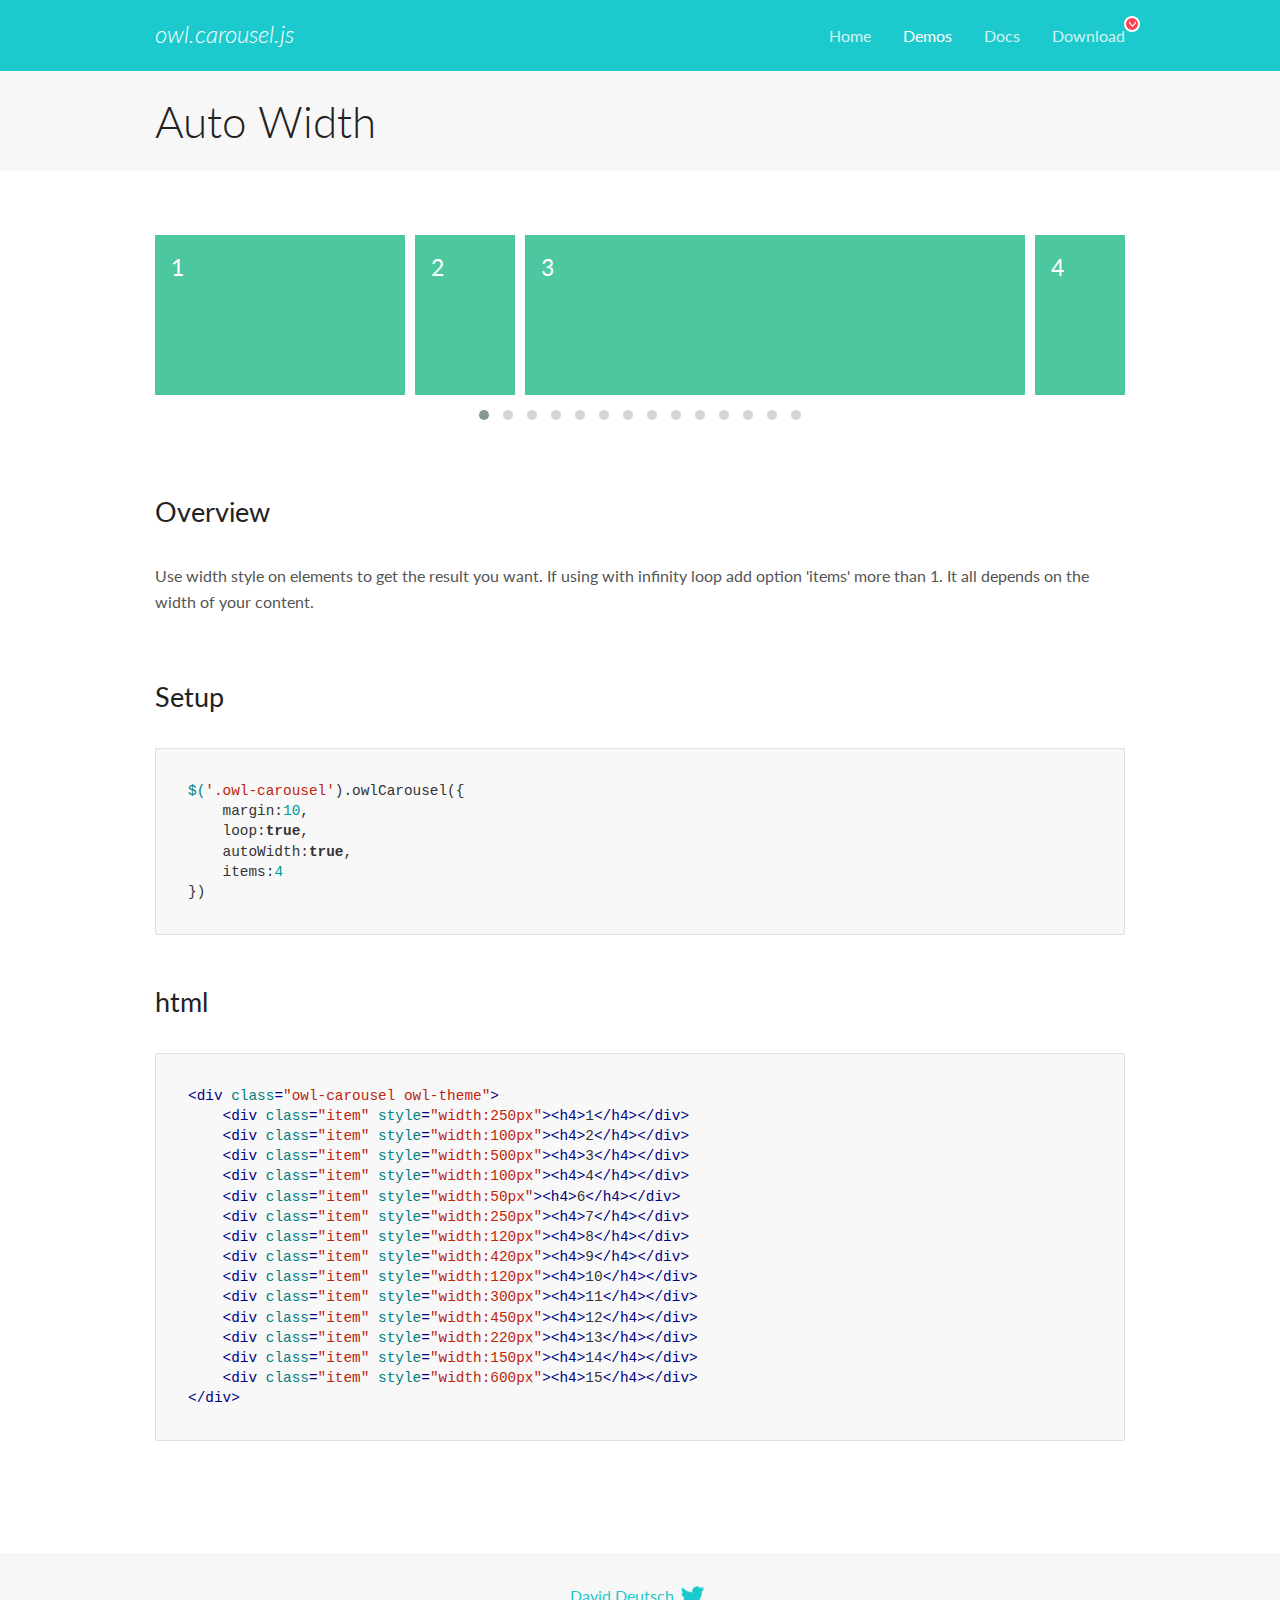
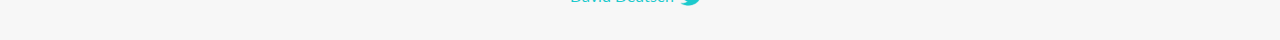
<file: lib/owl.carousel/docs/demos/autowidth.html>
<!DOCTYPE html>
<html lang="en">
  <head>

    <!-- head -->
    <meta charset="utf-8">
    <meta name="msapplication-tap-highlight" content="no" />
    <meta name="viewport" content="width=device-width, initial-scale=1.0" />
    <meta name="description" content="Auto Width">
    <meta name="author" content="David Deutsch">
    <title>
      Auto Width Demo | Owl Carousel | 2.3.4
    </title>

    <!-- Stylesheets -->
    <link href='https://fonts.googleapis.com/css?family=Lato:300,400,700,400italic,300italic' rel='stylesheet' type='text/css'>
    <link rel="stylesheet" href="../assets/css/docs.theme.min.css">

    <!-- Owl Stylesheets -->
    <link rel="stylesheet" href="../assets/owlcarousel/assets/owl.carousel.min.css">
    <link rel="stylesheet" href="../assets/owlcarousel/assets/owl.theme.default.min.css">

    <!-- HTML5 shim and Respond.js IE8 support of HTML5 elements and media queries -->

    <!--[if lt IE 9]>
      <script src="https://oss.maxcdn.com/libs/html5shiv/3.7.0/html5shiv.js"></script>
      <script src="https://oss.maxcdn.com/libs/respond.js/1.3.0/respond.min.js"></script>
    <![endif]-->

    <!-- Favicons -->
    <link rel="apple-touch-icon-precomposed" sizes="144x144" href="../assets/ico/apple-touch-icon-144-precomposed.png">
    <link rel="shortcut icon" href="../assets/ico/favicon.png">
    <link rel="shortcut icon" href="favicon.ico">

    <!-- Yeah i know js should not be in header. Its required for demos.-->

    <!-- javascript -->
    <script src="../assets/vendors/jquery.min.js"></script>
    <script src="../assets/owlcarousel/owl.carousel.js"></script>
  </head>
  <body>

    <!-- header -->
    <header class="header">
      <div class="row">
        <div class="large-12 columns">
          <div class="brand left">
            <h3>
              <a href="/OwlCarousel2/">owl.carousel.js</a> 
            </h3>
          </div>
          <a id="toggle-nav" class="right">
            <span></span> <span></span> <span></span> 
          </a> 
          <div class="nav-bar">
            <ul class="clearfix">
              <li> <a href="/OwlCarousel2/index.html">Home</a>  </li>
              <li class="active">
                <a href="/OwlCarousel2/demos/demos.html">Demos</a> 
              </li>
              <li> <a href="/OwlCarousel2/docs/started-welcome.html">Docs</a>  </li>
              <li>
                <a href="https://github.com/OwlCarousel2/OwlCarousel2/archive/2.3.4.zip">Download</a> 
                <span class="download"></span> 
              </li>
            </ul>
          </div>
        </div>
      </div>
    </header>

    <!-- title -->
    <section class="title">
      <div class="row">
        <div class="large-12 columns">
          <h1>Auto Width</h1>
        </div>
      </div>
    </section>

    <!--  Demos -->
    <section id="demos">
      <div class="row">
        <div class="large-12 columns">
          <div class="owl-carousel owl-theme">
            <div class="item" style="width:250px">
              <h4>1</h4>
            </div>
            <div class="item" style="width:100px">
              <h4>2</h4>
            </div>
            <div class="item" style="width:500px">
              <h4>3</h4>
            </div>
            <div class="item" style="width:100px">
              <h4>4</h4>
            </div>
            <div class="item" style="width:50px">
              <h4>6</h4>
            </div>
            <div class="item" style="width:250px">
              <h4>7</h4>
            </div>
            <div class="item" style="width:120px">
              <h4>8</h4>
            </div>
            <div class="item" style="width:420px">
              <h4>9</h4>
            </div>
            <div class="item" style="width:120px">
              <h4>10</h4>
            </div>
            <div class="item" style="width:300px">
              <h4>11</h4>
            </div>
            <div class="item" style="width:450px">
              <h4>12</h4>
            </div>
            <div class="item" style="width:220px">
              <h4>13</h4>
            </div>
            <div class="item" style="width:150px">
              <h4>14</h4>
            </div>
            <div class="item" style="width:600px">
              <h4>15</h4>
            </div>
          </div>
          <h3 id="overview">Overview</h3>
          <p>Use width style on elements to get the result you want. If using with infinity loop add option &#39;items&#39; more than 1. It all depends on the width of your content.</p>
          <h3 id="setup">Setup</h3>
          <pre><code>$(&#39;.owl-carousel&#39;).owlCarousel({
    margin:10,
    loop:true,
    autoWidth:true,
    items:4
})</code></pre>
          <h3 id="html">html</h3>
          <pre><code>&lt;div class=&quot;owl-carousel owl-theme&quot;&gt;
    &lt;div class=&quot;item&quot; style=&quot;width:250px&quot;&gt;&lt;h4&gt;1&lt;/h4&gt;&lt;/div&gt;
    &lt;div class=&quot;item&quot; style=&quot;width:100px&quot;&gt;&lt;h4&gt;2&lt;/h4&gt;&lt;/div&gt;
    &lt;div class=&quot;item&quot; style=&quot;width:500px&quot;&gt;&lt;h4&gt;3&lt;/h4&gt;&lt;/div&gt;
    &lt;div class=&quot;item&quot; style=&quot;width:100px&quot;&gt;&lt;h4&gt;4&lt;/h4&gt;&lt;/div&gt;
    &lt;div class=&quot;item&quot; style=&quot;width:50px&quot;&gt;&lt;h4&gt;6&lt;/h4&gt;&lt;/div&gt;
    &lt;div class=&quot;item&quot; style=&quot;width:250px&quot;&gt;&lt;h4&gt;7&lt;/h4&gt;&lt;/div&gt;
    &lt;div class=&quot;item&quot; style=&quot;width:120px&quot;&gt;&lt;h4&gt;8&lt;/h4&gt;&lt;/div&gt;
    &lt;div class=&quot;item&quot; style=&quot;width:420px&quot;&gt;&lt;h4&gt;9&lt;/h4&gt;&lt;/div&gt;
    &lt;div class=&quot;item&quot; style=&quot;width:120px&quot;&gt;&lt;h4&gt;10&lt;/h4&gt;&lt;/div&gt;
    &lt;div class=&quot;item&quot; style=&quot;width:300px&quot;&gt;&lt;h4&gt;11&lt;/h4&gt;&lt;/div&gt;
    &lt;div class=&quot;item&quot; style=&quot;width:450px&quot;&gt;&lt;h4&gt;12&lt;/h4&gt;&lt;/div&gt;
    &lt;div class=&quot;item&quot; style=&quot;width:220px&quot;&gt;&lt;h4&gt;13&lt;/h4&gt;&lt;/div&gt;
    &lt;div class=&quot;item&quot; style=&quot;width:150px&quot;&gt;&lt;h4&gt;14&lt;/h4&gt;&lt;/div&gt;
    &lt;div class=&quot;item&quot; style=&quot;width:600px&quot;&gt;&lt;h4&gt;15&lt;/h4&gt;&lt;/div&gt;
&lt;/div&gt;</code></pre>
          <script>
            $(document).ready(function() {
              $('.owl-carousel').owlCarousel({
                margin: 10,
                loop: true,
                autoWidth: true,
                items: 4
              })
            })
          </script>
        </div>
      </div>
    </section>

    <!-- footer -->
    <footer class="footer">
      <div class="row">
        <div class="large-12 columns">
          <h5>
            <a href="/OwlCarousel2/docs/support-contact.html">David Deutsch</a> 
            <a id="custom-tweet-button" href="https://twitter.com/share?url=https://github.com/OwlCarousel2/OwlCarousel2&text=Owl Carousel - This is so awesome! " target="_blank"></a> 
          </h5>
        </div>
      </div>
    </footer>

    <!-- vendors -->
    <script src="../assets/vendors/highlight.js"></script>
    <script src="../assets/js/app.js"></script>
  </body>
</html>
</file>
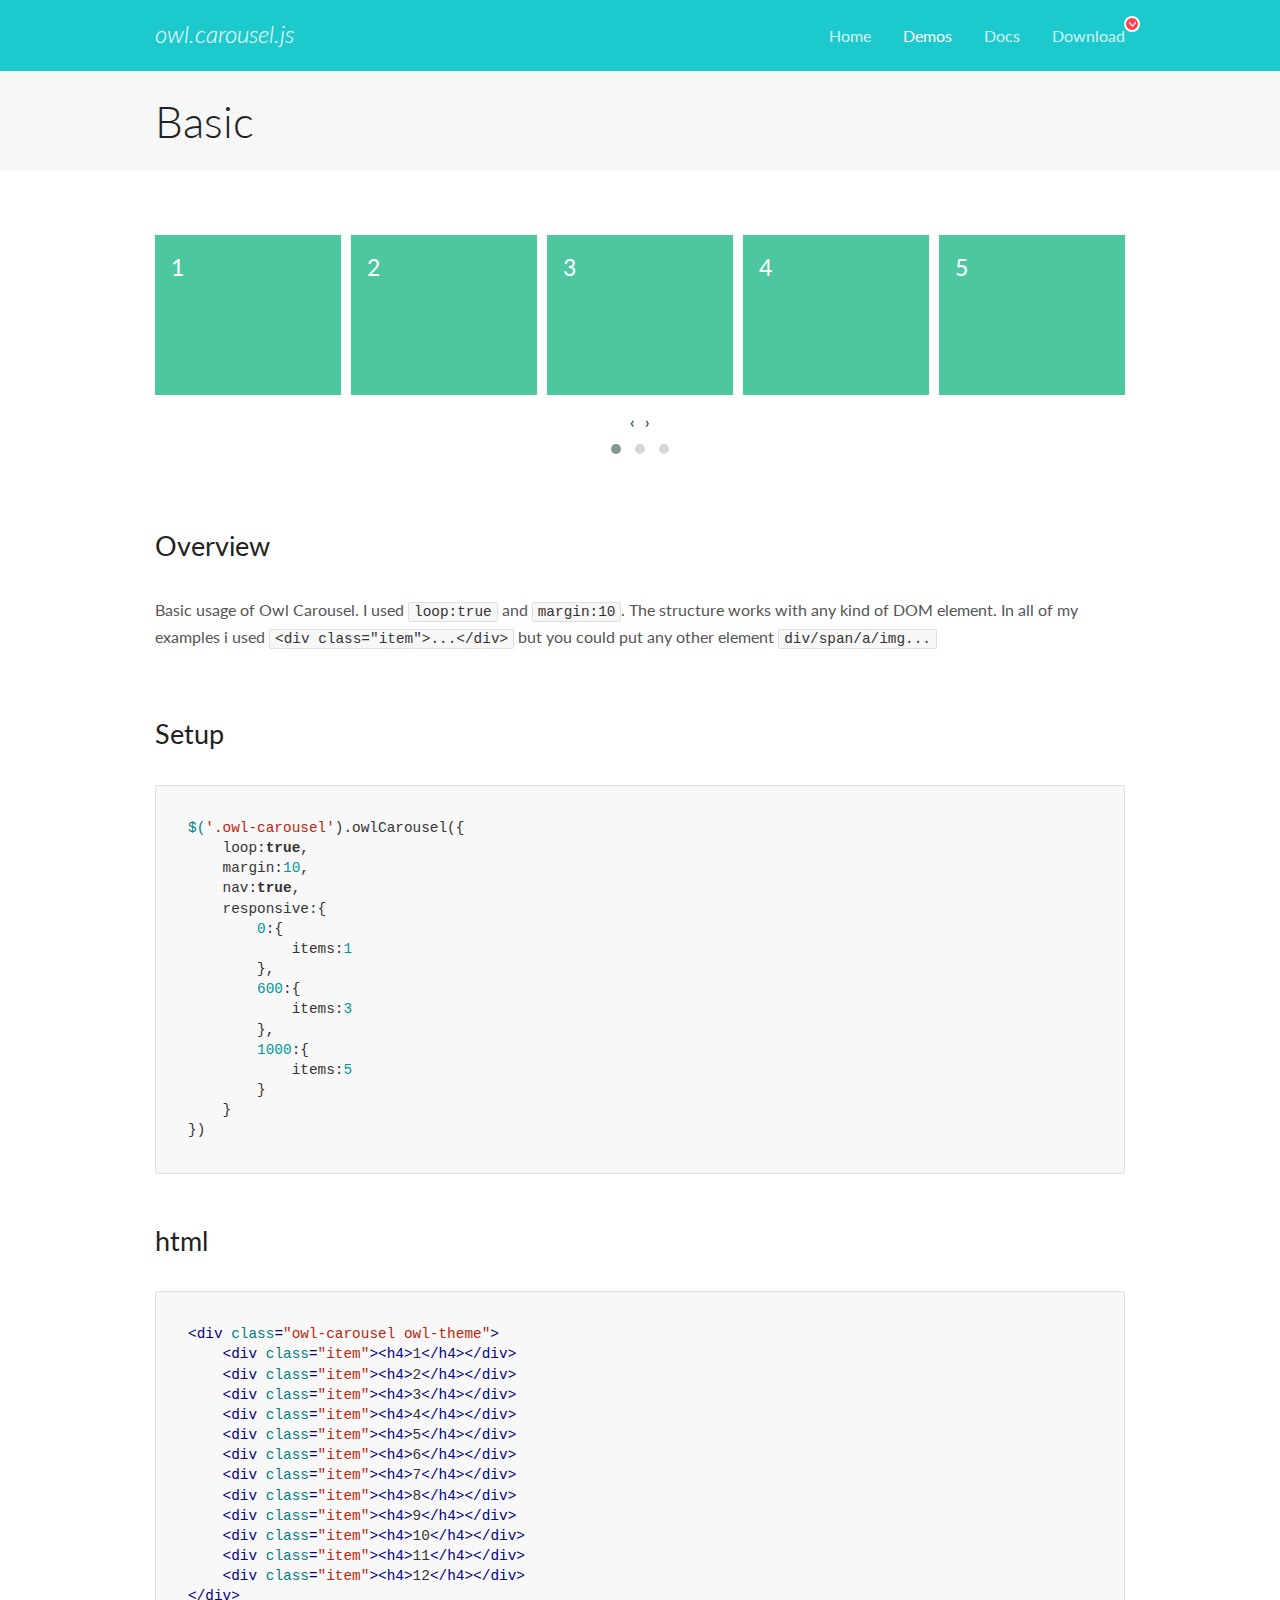
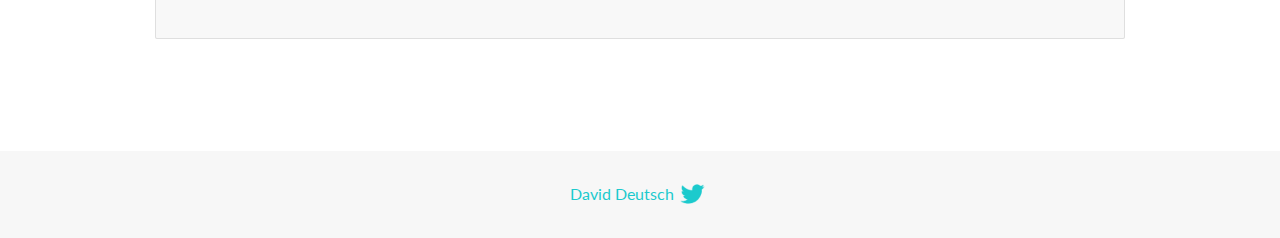
<file: lib/owl.carousel/docs/demos/basic.html>
<!DOCTYPE html>
<html lang="en">
  <head>

    <!-- head -->
    <meta charset="utf-8">
    <meta name="msapplication-tap-highlight" content="no" />
    <meta name="viewport" content="width=device-width, initial-scale=1.0" />
    <meta name="description" content="Basic usage demo">
    <meta name="author" content="David Deutsch">
    <title>
      Basic Demo | Owl Carousel | 2.3.4
    </title>

    <!-- Stylesheets -->
    <link href='https://fonts.googleapis.com/css?family=Lato:300,400,700,400italic,300italic' rel='stylesheet' type='text/css'>
    <link rel="stylesheet" href="../assets/css/docs.theme.min.css">

    <!-- Owl Stylesheets -->
    <link rel="stylesheet" href="../assets/owlcarousel/assets/owl.carousel.min.css">
    <link rel="stylesheet" href="../assets/owlcarousel/assets/owl.theme.default.min.css">

    <!-- HTML5 shim and Respond.js IE8 support of HTML5 elements and media queries -->

    <!--[if lt IE 9]>
      <script src="https://oss.maxcdn.com/libs/html5shiv/3.7.0/html5shiv.js"></script>
      <script src="https://oss.maxcdn.com/libs/respond.js/1.3.0/respond.min.js"></script>
    <![endif]-->

    <!-- Favicons -->
    <link rel="apple-touch-icon-precomposed" sizes="144x144" href="../assets/ico/apple-touch-icon-144-precomposed.png">
    <link rel="shortcut icon" href="../assets/ico/favicon.png">
    <link rel="shortcut icon" href="favicon.ico">

    <!-- Yeah i know js should not be in header. Its required for demos.-->

    <!-- javascript -->
    <script src="../assets/vendors/jquery.min.js"></script>
    <script src="../assets/owlcarousel/owl.carousel.js"></script>
  </head>
  <body>

    <!-- header -->
    <header class="header">
      <div class="row">
        <div class="large-12 columns">
          <div class="brand left">
            <h3>
              <a href="/OwlCarousel2/">owl.carousel.js</a> 
            </h3>
          </div>
          <a id="toggle-nav" class="right">
            <span></span> <span></span> <span></span> 
          </a> 
          <div class="nav-bar">
            <ul class="clearfix">
              <li> <a href="/OwlCarousel2/index.html">Home</a>  </li>
              <li class="active">
                <a href="/OwlCarousel2/demos/demos.html">Demos</a> 
              </li>
              <li> <a href="/OwlCarousel2/docs/started-welcome.html">Docs</a>  </li>
              <li>
                <a href="https://github.com/OwlCarousel2/OwlCarousel2/archive/2.3.4.zip">Download</a> 
                <span class="download"></span> 
              </li>
            </ul>
          </div>
        </div>
      </div>
    </header>

    <!-- title -->
    <section class="title">
      <div class="row">
        <div class="large-12 columns">
          <h1>Basic</h1>
        </div>
      </div>
    </section>

    <!--  Demos -->
    <section id="demos">
      <div class="row">
        <div class="large-12 columns">
          <div class="owl-carousel owl-theme">
            <div class="item">
              <h4>1</h4>
            </div>
            <div class="item">
              <h4>2</h4>
            </div>
            <div class="item">
              <h4>3</h4>
            </div>
            <div class="item">
              <h4>4</h4>
            </div>
            <div class="item">
              <h4>5</h4>
            </div>
            <div class="item">
              <h4>6</h4>
            </div>
            <div class="item">
              <h4>7</h4>
            </div>
            <div class="item">
              <h4>8</h4>
            </div>
            <div class="item">
              <h4>9</h4>
            </div>
            <div class="item">
              <h4>10</h4>
            </div>
            <div class="item">
              <h4>11</h4>
            </div>
            <div class="item">
              <h4>12</h4>
            </div>
          </div>
          <h3 id="overview">Overview</h3>
          <p>Basic usage of Owl Carousel. I used <code>loop:true</code> and <code>margin:10</code>. The structure works with any kind of DOM element. In all of my examples i used <code>&lt;div class=&quot;item&quot;&gt;...&lt;/div&gt;</code> but you could
            put any other element <code>div/span/a/img...</code></p>
          <h3 id="setup">Setup</h3>
          <pre><code>$(&#39;.owl-carousel&#39;).owlCarousel({
    loop:true,
    margin:10,
    nav:true,
    responsive:{
        0:{
            items:1
        },
        600:{
            items:3
        },
        1000:{
            items:5
        }
    }
})</code></pre>
          <h3 id="html">html</h3>
          <pre><code>&lt;div class=&quot;owl-carousel owl-theme&quot;&gt;
    &lt;div class=&quot;item&quot;&gt;&lt;h4&gt;1&lt;/h4&gt;&lt;/div&gt;
    &lt;div class=&quot;item&quot;&gt;&lt;h4&gt;2&lt;/h4&gt;&lt;/div&gt;
    &lt;div class=&quot;item&quot;&gt;&lt;h4&gt;3&lt;/h4&gt;&lt;/div&gt;
    &lt;div class=&quot;item&quot;&gt;&lt;h4&gt;4&lt;/h4&gt;&lt;/div&gt;
    &lt;div class=&quot;item&quot;&gt;&lt;h4&gt;5&lt;/h4&gt;&lt;/div&gt;
    &lt;div class=&quot;item&quot;&gt;&lt;h4&gt;6&lt;/h4&gt;&lt;/div&gt;
    &lt;div class=&quot;item&quot;&gt;&lt;h4&gt;7&lt;/h4&gt;&lt;/div&gt;
    &lt;div class=&quot;item&quot;&gt;&lt;h4&gt;8&lt;/h4&gt;&lt;/div&gt;
    &lt;div class=&quot;item&quot;&gt;&lt;h4&gt;9&lt;/h4&gt;&lt;/div&gt;
    &lt;div class=&quot;item&quot;&gt;&lt;h4&gt;10&lt;/h4&gt;&lt;/div&gt;
    &lt;div class=&quot;item&quot;&gt;&lt;h4&gt;11&lt;/h4&gt;&lt;/div&gt;
    &lt;div class=&quot;item&quot;&gt;&lt;h4&gt;12&lt;/h4&gt;&lt;/div&gt;
&lt;/div&gt;</code></pre>
          <script>
            $(document).ready(function() {
              var owl = $('.owl-carousel');
              owl.owlCarousel({
                margin: 10,
                nav: true,
                loop: true,
                responsive: {
                  0: {
                    items: 1
                  },
                  600: {
                    items: 3
                  },
                  1000: {
                    items: 5
                  }
                }
              })
            })
          </script>
        </div>
      </div>
    </section>

    <!-- footer -->
    <footer class="footer">
      <div class="row">
        <div class="large-12 columns">
          <h5>
            <a href="/OwlCarousel2/docs/support-contact.html">David Deutsch</a> 
            <a id="custom-tweet-button" href="https://twitter.com/share?url=https://github.com/OwlCarousel2/OwlCarousel2&text=Owl Carousel - This is so awesome! " target="_blank"></a> 
          </h5>
        </div>
      </div>
    </footer>

    <!-- vendors -->
    <script src="../assets/vendors/highlight.js"></script>
    <script src="../assets/js/app.js"></script>
  </body>
</html>
</file>
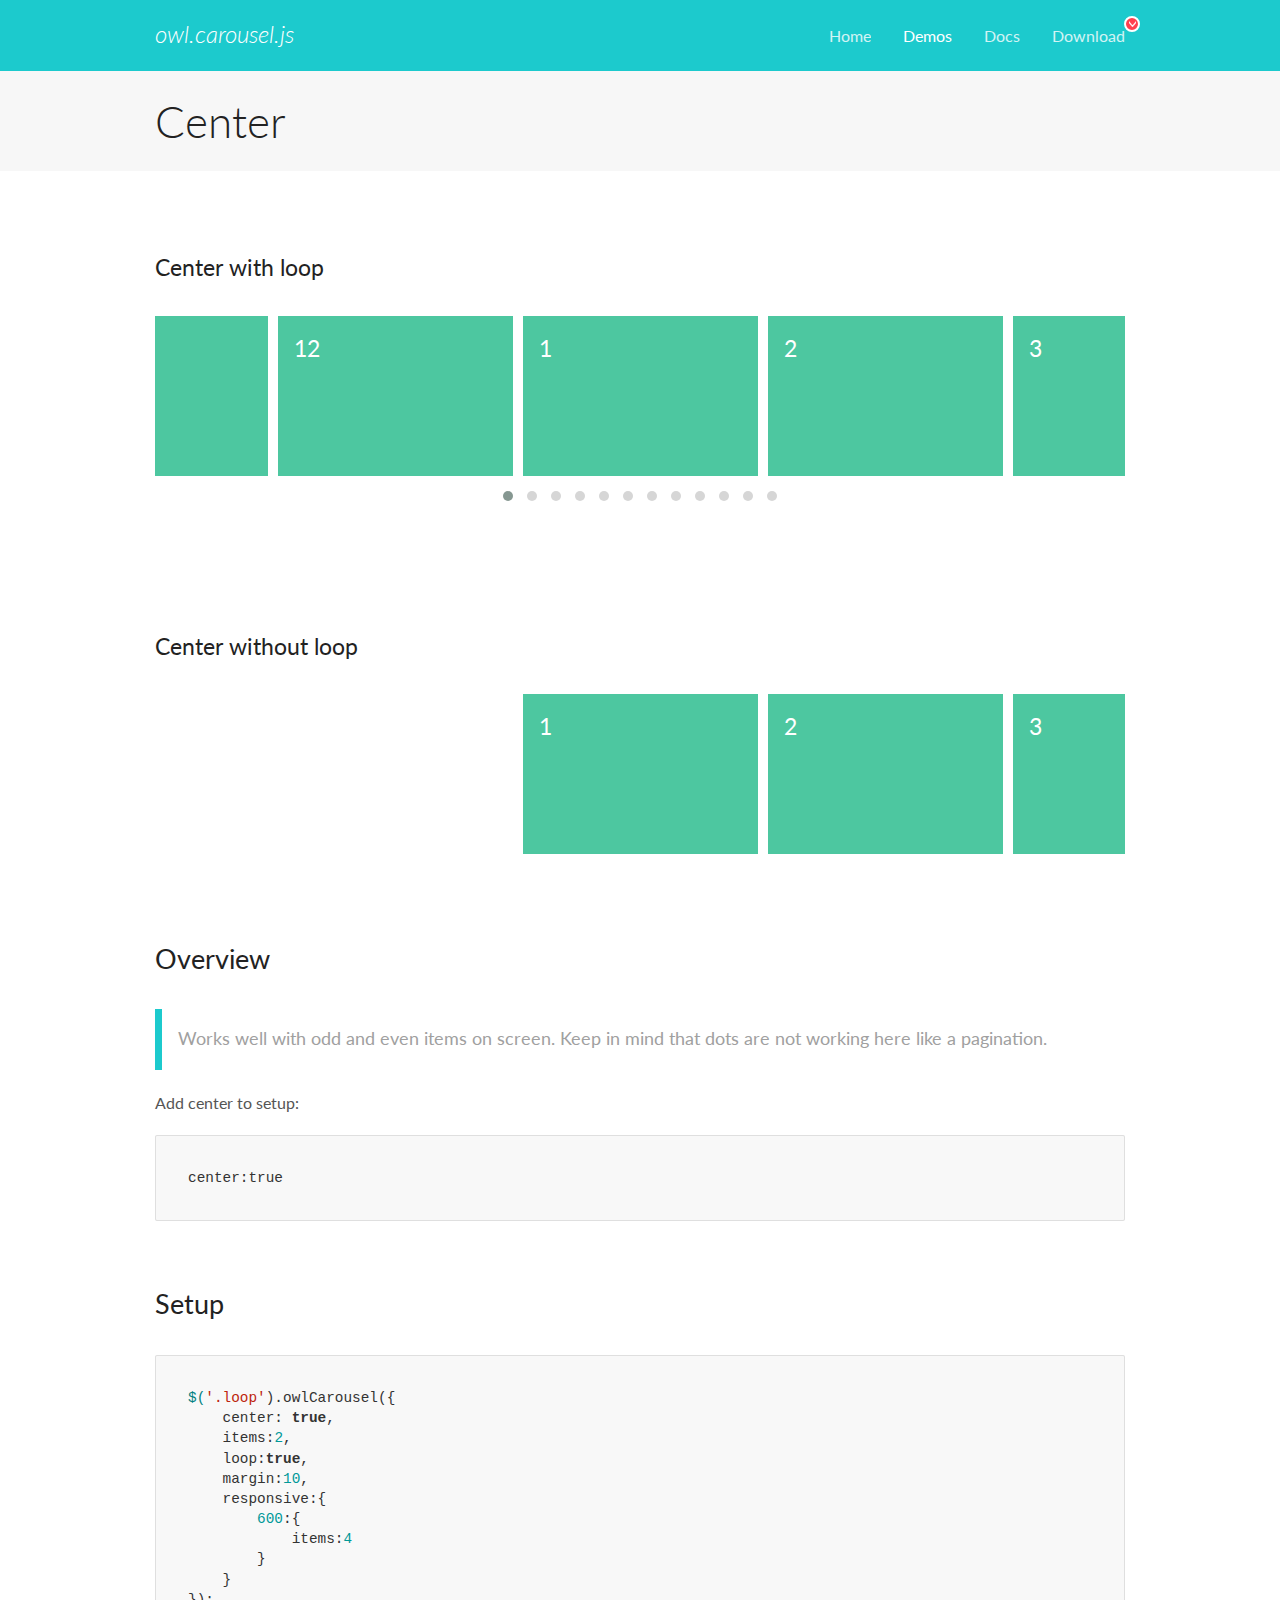
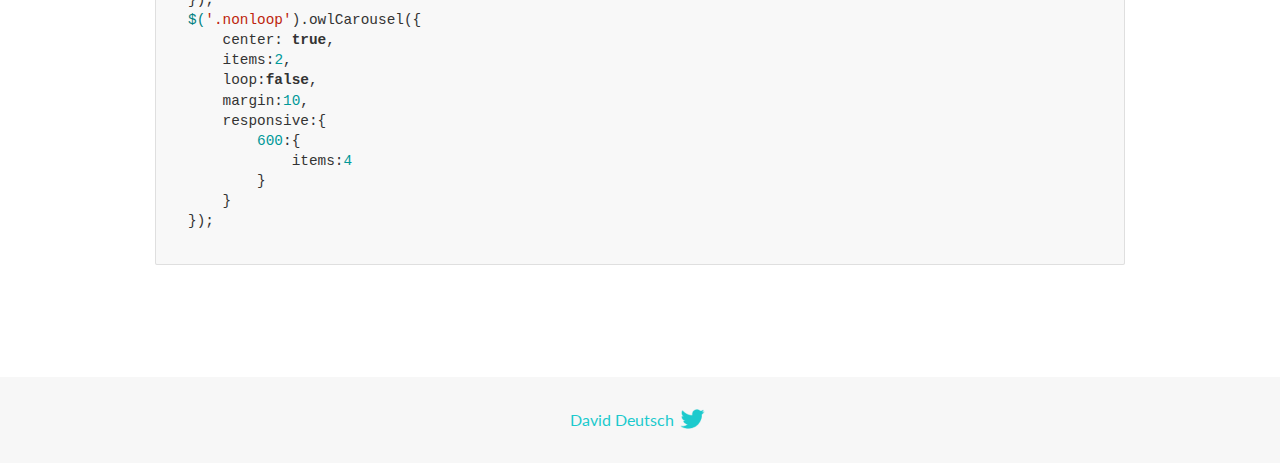
<file: lib/owl.carousel/docs/demos/center.html>
<!DOCTYPE html>
<html lang="en">
  <head>

    <!-- head -->
    <meta charset="utf-8">
    <meta name="msapplication-tap-highlight" content="no" />
    <meta name="viewport" content="width=device-width, initial-scale=1.0" />
    <meta name="description" content="Center carousel">
    <meta name="author" content="David Deutsch">
    <title>
      Center Demo | Owl Carousel | 2.3.4
    </title>

    <!-- Stylesheets -->
    <link href='https://fonts.googleapis.com/css?family=Lato:300,400,700,400italic,300italic' rel='stylesheet' type='text/css'>
    <link rel="stylesheet" href="../assets/css/docs.theme.min.css">

    <!-- Owl Stylesheets -->
    <link rel="stylesheet" href="../assets/owlcarousel/assets/owl.carousel.min.css">
    <link rel="stylesheet" href="../assets/owlcarousel/assets/owl.theme.default.min.css">

    <!-- HTML5 shim and Respond.js IE8 support of HTML5 elements and media queries -->

    <!--[if lt IE 9]>
      <script src="https://oss.maxcdn.com/libs/html5shiv/3.7.0/html5shiv.js"></script>
      <script src="https://oss.maxcdn.com/libs/respond.js/1.3.0/respond.min.js"></script>
    <![endif]-->

    <!-- Favicons -->
    <link rel="apple-touch-icon-precomposed" sizes="144x144" href="../assets/ico/apple-touch-icon-144-precomposed.png">
    <link rel="shortcut icon" href="../assets/ico/favicon.png">
    <link rel="shortcut icon" href="favicon.ico">

    <!-- Yeah i know js should not be in header. Its required for demos.-->

    <!-- javascript -->
    <script src="../assets/vendors/jquery.min.js"></script>
    <script src="../assets/owlcarousel/owl.carousel.js"></script>
  </head>
  <body>

    <!-- header -->
    <header class="header">
      <div class="row">
        <div class="large-12 columns">
          <div class="brand left">
            <h3>
              <a href="/OwlCarousel2/">owl.carousel.js</a> 
            </h3>
          </div>
          <a id="toggle-nav" class="right">
            <span></span> <span></span> <span></span> 
          </a> 
          <div class="nav-bar">
            <ul class="clearfix">
              <li> <a href="/OwlCarousel2/index.html">Home</a>  </li>
              <li class="active">
                <a href="/OwlCarousel2/demos/demos.html">Demos</a> 
              </li>
              <li> <a href="/OwlCarousel2/docs/started-welcome.html">Docs</a>  </li>
              <li>
                <a href="https://github.com/OwlCarousel2/OwlCarousel2/archive/2.3.4.zip">Download</a> 
                <span class="download"></span> 
              </li>
            </ul>
          </div>
        </div>
      </div>
    </header>

    <!-- title -->
    <section class="title">
      <div class="row">
        <div class="large-12 columns">
          <h1>Center</h1>
        </div>
      </div>
    </section>

    <!--  Demos -->
    <section id="demos">
      <div class="row">
        <div class="large-12 columns">
          <h4 id="center-with-loop">Center with loop</h4>
          <div class="loop owl-carousel owl-theme">
            <div class="item">
              <h4>1</h4>
            </div>
            <div class="item">
              <h4>2</h4>
            </div>
            <div class="item">
              <h4>3</h4>
            </div>
            <div class="item">
              <h4>4</h4>
            </div>
            <div class="item">
              <h4>5</h4>
            </div>
            <div class="item">
              <h4>6</h4>
            </div>
            <div class="item">
              <h4>7</h4>
            </div>
            <div class="item">
              <h4>8</h4>
            </div>
            <div class="item">
              <h4>9</h4>
            </div>
            <div class="item">
              <h4>10</h4>
            </div>
            <div class="item">
              <h4>11</h4>
            </div>
            <div class="item">
              <h4>12</h4>
            </div>
          </div>
          <br>
          <h4 id="center-without-loop">Center without loop</h4>
          <div class="nonloop owl-carousel">
            <div class="item">
              <h4>1</h4>
            </div>
            <div class="item">
              <h4>2</h4>
            </div>
            <div class="item">
              <h4>3</h4>
            </div>
            <div class="item">
              <h4>4</h4>
            </div>
            <div class="item">
              <h4>5</h4>
            </div>
            <div class="item">
              <h4>6</h4>
            </div>
            <div class="item">
              <h4>7</h4>
            </div>
            <div class="item">
              <h4>8</h4>
            </div>
            <div class="item">
              <h4>9</h4>
            </div>
            <div class="item">
              <h4>10</h4>
            </div>
            <div class="item">
              <h4>11</h4>
            </div>
            <div class="item">
              <h4>12</h4>
            </div>
          </div>
          <h3 id="overview">Overview</h3>
          <blockquote>
            <p>Works well with odd and even items on screen. Keep in mind that dots are not working here like a pagination.</p>
          </blockquote>
          <p>Add center to setup:</p>
          <pre><code>center:true</code></pre>
          <h3 id="setup">Setup</h3>
          <pre><code>$(&#39;.loop&#39;).owlCarousel({
    center: true,
    items:2,
    loop:true,
    margin:10,
    responsive:{
        600:{
            items:4
        }
    }
});
$(&#39;.nonloop&#39;).owlCarousel({
    center: true,
    items:2,
    loop:false,
    margin:10,
    responsive:{
        600:{
            items:4
        }
    }
});</code></pre>
          <script>
            jQuery(document).ready(function($) {
              $('.loop').owlCarousel({
                center: true,
                items: 2,
                loop: true,
                margin: 10,
                responsive: {
                  600: {
                    items: 4
                  }
                }
              });
              $('.nonloop').owlCarousel({
                center: true,
                items: 2,
                loop: false,
                margin: 10,
                responsive: {
                  600: {
                    items: 4
                  }
                }
              });
            });
          </script>
        </div>
      </div>
    </section>

    <!-- footer -->
    <footer class="footer">
      <div class="row">
        <div class="large-12 columns">
          <h5>
            <a href="/OwlCarousel2/docs/support-contact.html">David Deutsch</a> 
            <a id="custom-tweet-button" href="https://twitter.com/share?url=https://github.com/OwlCarousel2/OwlCarousel2&text=Owl Carousel - This is so awesome! " target="_blank"></a> 
          </h5>
        </div>
      </div>
    </footer>

    <!-- vendors -->
    <script src="../assets/vendors/highlight.js"></script>
    <script src="../assets/js/app.js"></script>
  </body>
</html>
</file>
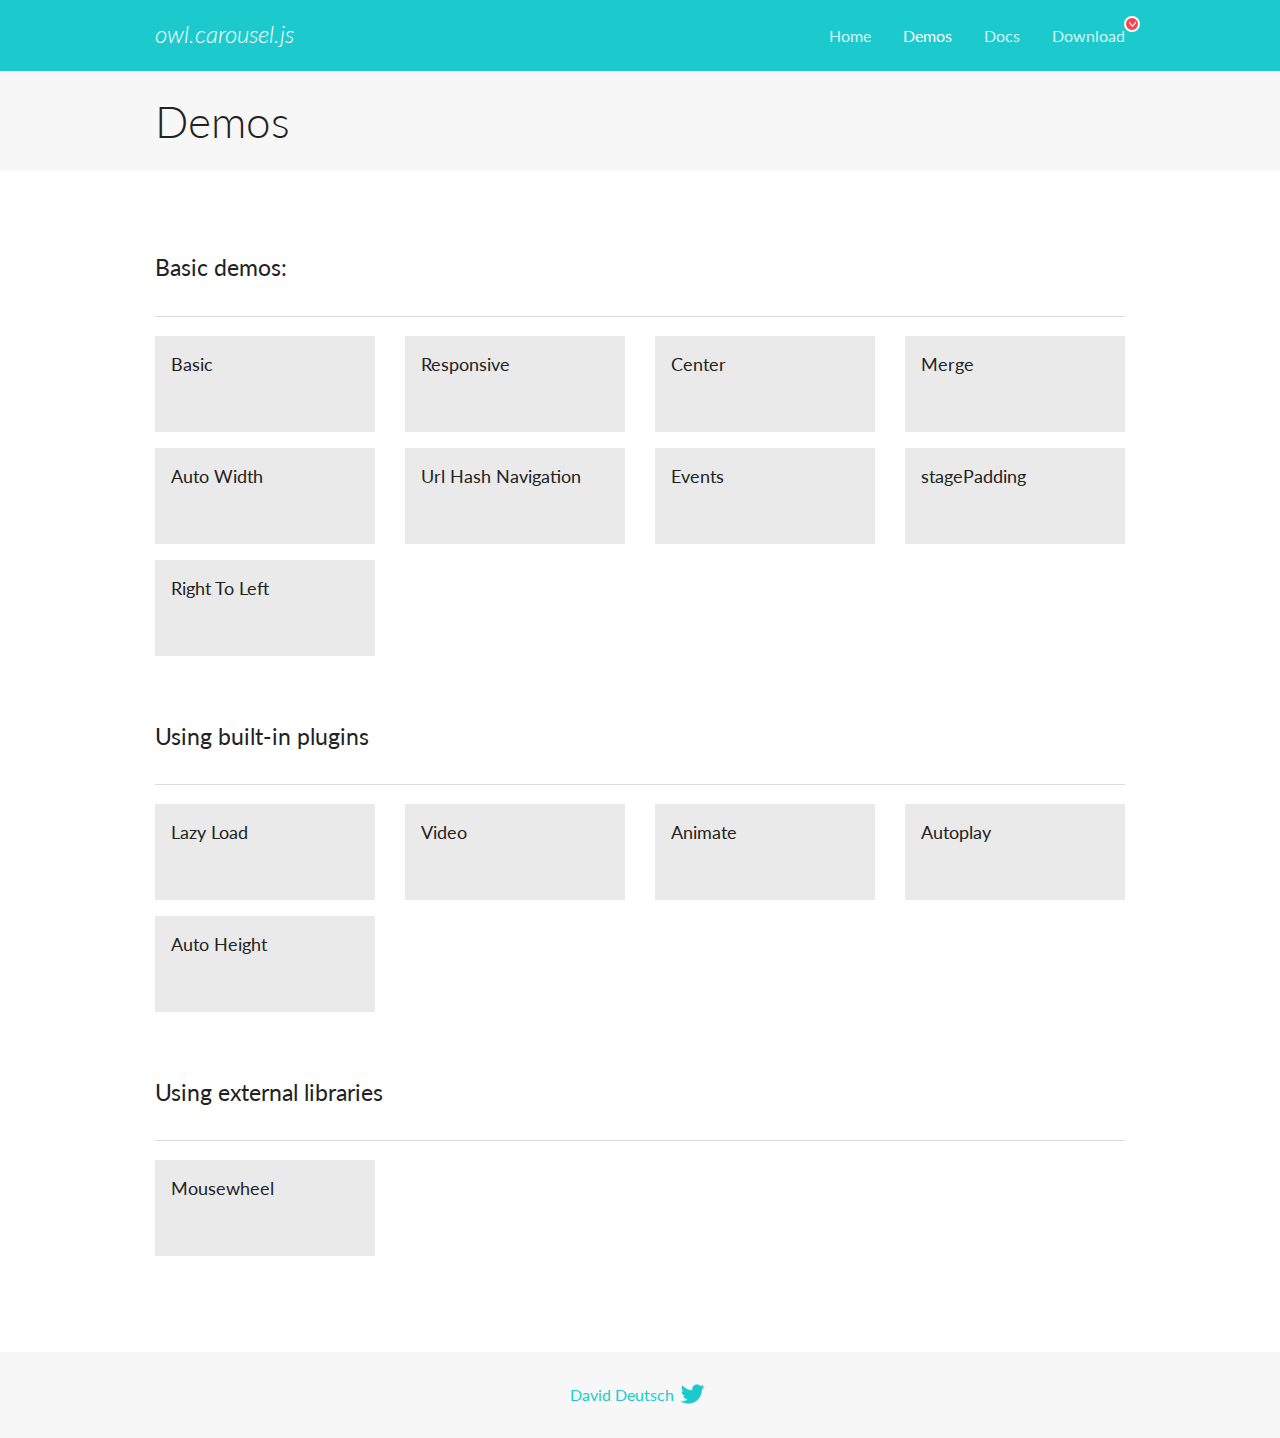
<file: lib/owl.carousel/docs/demos/demos.html>
<!DOCTYPE html>
<html lang="en">
  <head>

    <!-- head -->
    <meta charset="utf-8">
    <meta name="msapplication-tap-highlight" content="no" />
    <meta name="viewport" content="width=device-width, initial-scale=1.0" />
    <meta name="description" content="A list of Owl Carousel examples.">
    <meta name="author" content="David Deutsch">
    <title>
      Demos | Owl Carousel | 2.3.4
    </title>

    <!-- Stylesheets -->
    <link href='https://fonts.googleapis.com/css?family=Lato:300,400,700,400italic,300italic' rel='stylesheet' type='text/css'>
    <link rel="stylesheet" href="../assets/css/docs.theme.min.css">

    <!-- Owl Stylesheets -->
    <link rel="stylesheet" href="../assets/owlcarousel/assets/owl.carousel.min.css">
    <link rel="stylesheet" href="../assets/owlcarousel/assets/owl.theme.default.min.css">

    <!-- HTML5 shim and Respond.js IE8 support of HTML5 elements and media queries -->

    <!--[if lt IE 9]>
      <script src="https://oss.maxcdn.com/libs/html5shiv/3.7.0/html5shiv.js"></script>
      <script src="https://oss.maxcdn.com/libs/respond.js/1.3.0/respond.min.js"></script>
    <![endif]-->

    <!-- Favicons -->
    <link rel="apple-touch-icon-precomposed" sizes="144x144" href="../assets/ico/apple-touch-icon-144-precomposed.png">
    <link rel="shortcut icon" href="../assets/ico/favicon.png">
    <link rel="shortcut icon" href="favicon.ico">

    <!-- Yeah i know js should not be in header. Its required for demos.-->

    <!-- javascript -->
    <script src="../assets/vendors/jquery.min.js"></script>
    <script src="../assets/owlcarousel/owl.carousel.js"></script>
  </head>
  <body>

    <!-- header -->
    <header class="header">
      <div class="row">
        <div class="large-12 columns">
          <div class="brand left">
            <h3>
              <a href="/OwlCarousel2/">owl.carousel.js</a> 
            </h3>
          </div>
          <a id="toggle-nav" class="right">
            <span></span> <span></span> <span></span> 
          </a> 
          <div class="nav-bar">
            <ul class="clearfix">
              <li> <a href="/OwlCarousel2/index.html">Home</a>  </li>
              <li class="active">
                <a href="/OwlCarousel2/demos/demos.html">Demos</a> 
              </li>
              <li> <a href="/OwlCarousel2/docs/started-welcome.html">Docs</a>  </li>
              <li>
                <a href="https://github.com/OwlCarousel2/OwlCarousel2/archive/2.3.4.zip">Download</a> 
                <span class="download"></span> 
              </li>
            </ul>
          </div>
        </div>
      </div>
    </header>

    <!-- title -->
    <section class="title">
      <div class="row">
        <div class="large-12 columns">
          <h1>Demos</h1>
        </div>
      </div>
    </section>

    <!--  Demos -->
    <section id="demos">
      <div class="row">
        <div class="large-12 columns">
          <h4 id="basic-demos-">Basic demos:</h4>
          <hr>
          <div class="demo-list">
            <div class="row">
              <div class="small-6 medium-4 large-3 columns">
                <a href="basic.html" class="demo-block">
                  <h5>Basic </h5>
                </a> 
              </div>
              <div class="small-6 medium-4 large-3 columns">
                <a href="responsive.html" class="demo-block">
                  <h5>Responsive </h5>
                </a> 
              </div>
              <div class="small-6 medium-4 large-3 columns">
                <a href="center.html" class="demo-block">
                  <h5>Center </h5>
                </a> 
              </div>
              <div class="small-6 medium-4 large-3 columns">
                <a href="merge.html" class="demo-block">
                  <h5>Merge </h5>
                </a> 
              </div>
              <div class="small-6 medium-4 large-3 columns">
                <a href="autowidth.html" class="demo-block">
                  <h5>Auto Width </h5>
                </a> 
              </div>
              <div class="small-6 medium-4 large-3 columns">
                <a href="urlhashnav.html" class="demo-block">
                  <h5>Url Hash Navigation </h5>
                </a> 
              </div>
              <div class="small-6 medium-4 large-3 columns">
                <a href="events.html" class="demo-block">
                  <h5>Events </h5>
                </a> 
              </div>
              <div class="small-6 medium-4 large-3 columns">
                <a href="stagepadding.html" class="demo-block">
                  <h5>stagePadding </h5>
                </a> 
              </div>
              <div class="small-6 medium-4 large-3 columns">
                <a href="rtl.html" class="demo-block">
                  <h5>Right To Left </h5>
                </a> 
              </div>
            </div>
          </div>
          <h4 id="using-built-in-plugins">Using built-in plugins</h4>
          <hr>
          <div class="demo-list">
            <div class="row">
              <div class="small-6 medium-4 large-3 columns">
                <a href="lazyLoad.html" class="demo-block">
                  <h5>Lazy Load </h5>
                </a> 
              </div>
              <div class="small-6 medium-4 large-3 columns">
                <a href="video.html" class="demo-block">
                  <h5>Video </h5>
                </a> 
              </div>
              <div class="small-6 medium-4 large-3 columns">
                <a href="animate.html" class="demo-block">
                  <h5>Animate </h5>
                </a> 
              </div>
              <div class="small-6 medium-4 large-3 columns">
                <a href="autoplay.html" class="demo-block">
                  <h5>Autoplay </h5>
                </a> 
              </div>
              <div class="small-6 medium-4 large-3 columns">
                <a href="autoheight.html" class="demo-block">
                  <h5>Auto Height </h5>
                </a> 
              </div>
            </div>
          </div>
          <h4 id="using-external-libraries">Using external libraries</h4>
          <hr>
          <div class="demo-list">
            <div class="row">
              <div class="small-6 medium-4 large-3 columns">
                <a href="mousewheel.html" class="demo-block">
                  <h5>Mousewheel </h5>
                </a> 
              </div>
            </div>
          </div>
        </div>
      </div>
    </section>

    <!-- footer -->
    <footer class="footer">
      <div class="row">
        <div class="large-12 columns">
          <h5>
            <a href="/OwlCarousel2/docs/support-contact.html">David Deutsch</a> 
            <a id="custom-tweet-button" href="https://twitter.com/share?url=https://github.com/OwlCarousel2/OwlCarousel2&text=Owl Carousel - This is so awesome! " target="_blank"></a> 
          </h5>
        </div>
      </div>
    </footer>

    <!-- vendors -->
    <script src="../assets/vendors/highlight.js"></script>
    <script src="../assets/js/app.js"></script>
  </body>
</html>
</file>
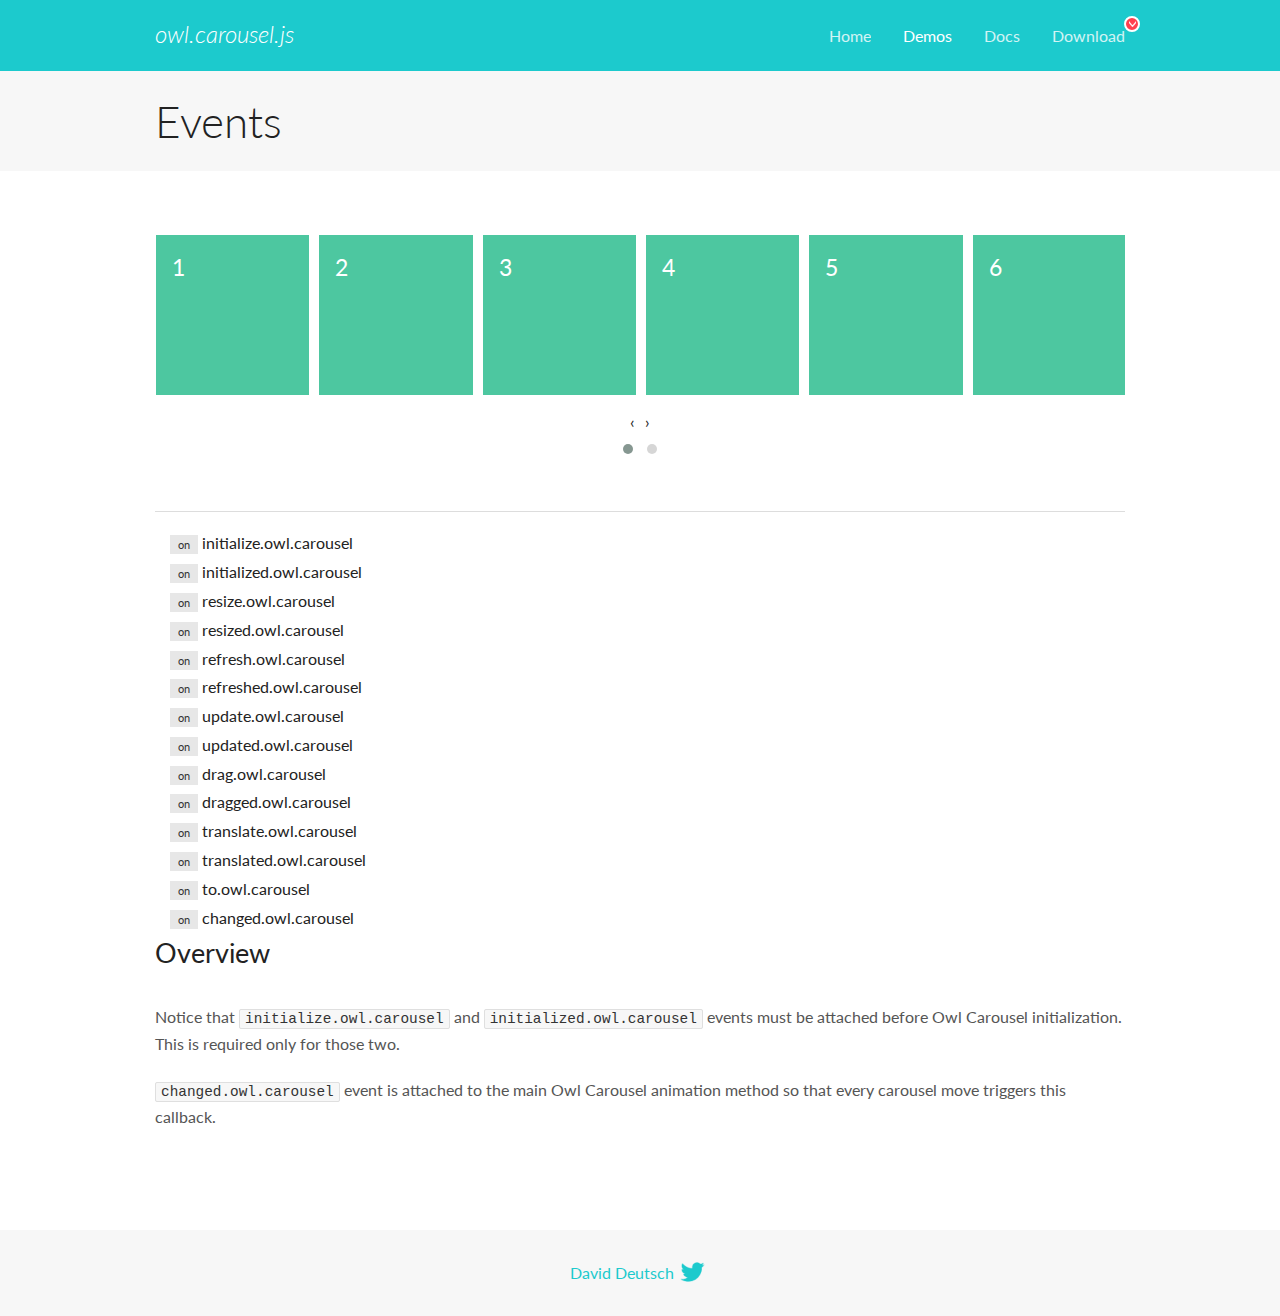
<file: lib/owl.carousel/docs/demos/events.html>
<!DOCTYPE html>
<html lang="en">
  <head>

    <!-- head -->
    <meta charset="utf-8">
    <meta name="msapplication-tap-highlight" content="no" />
    <meta name="viewport" content="width=device-width, initial-scale=1.0" />
    <meta name="description" content="Events usage demo">
    <meta name="author" content="David Deutsch">
    <title>
      Events Demo | Owl Carousel | 2.3.4
    </title>

    <!-- Stylesheets -->
    <link href='https://fonts.googleapis.com/css?family=Lato:300,400,700,400italic,300italic' rel='stylesheet' type='text/css'>
    <link rel="stylesheet" href="../assets/css/docs.theme.min.css">

    <!-- Owl Stylesheets -->
    <link rel="stylesheet" href="../assets/owlcarousel/assets/owl.carousel.min.css">
    <link rel="stylesheet" href="../assets/owlcarousel/assets/owl.theme.default.min.css">

    <!-- HTML5 shim and Respond.js IE8 support of HTML5 elements and media queries -->

    <!--[if lt IE 9]>
      <script src="https://oss.maxcdn.com/libs/html5shiv/3.7.0/html5shiv.js"></script>
      <script src="https://oss.maxcdn.com/libs/respond.js/1.3.0/respond.min.js"></script>
    <![endif]-->

    <!-- Favicons -->
    <link rel="apple-touch-icon-precomposed" sizes="144x144" href="../assets/ico/apple-touch-icon-144-precomposed.png">
    <link rel="shortcut icon" href="../assets/ico/favicon.png">
    <link rel="shortcut icon" href="favicon.ico">

    <!-- Yeah i know js should not be in header. Its required for demos.-->

    <!-- javascript -->
    <script src="../assets/vendors/jquery.min.js"></script>
    <script src="../assets/owlcarousel/owl.carousel.js"></script>
  </head>
  <body>

    <!-- header -->
    <header class="header">
      <div class="row">
        <div class="large-12 columns">
          <div class="brand left">
            <h3>
              <a href="/OwlCarousel2/">owl.carousel.js</a> 
            </h3>
          </div>
          <a id="toggle-nav" class="right">
            <span></span> <span></span> <span></span> 
          </a> 
          <div class="nav-bar">
            <ul class="clearfix">
              <li> <a href="/OwlCarousel2/index.html">Home</a>  </li>
              <li class="active">
                <a href="/OwlCarousel2/demos/demos.html">Demos</a> 
              </li>
              <li> <a href="/OwlCarousel2/docs/started-welcome.html">Docs</a>  </li>
              <li>
                <a href="https://github.com/OwlCarousel2/OwlCarousel2/archive/2.3.4.zip">Download</a> 
                <span class="download"></span> 
              </li>
            </ul>
          </div>
        </div>
      </div>
    </header>

    <!-- title -->
    <section class="title">
      <div class="row">
        <div class="large-12 columns">
          <h1>Events</h1>
        </div>
      </div>
    </section>

    <!--  Demos -->
    <section id="demos">
      <div class="row">
        <div class="large-12 columns">
          <div class="owl-carousel owl-theme">
            <div class="item">
              <h4>1</h4>
            </div>
            <div class="item">
              <h4>2</h4>
            </div>
            <div class="item">
              <h4>3</h4>
            </div>
            <div class="item">
              <h4>4</h4>
            </div>
            <div class="item">
              <h4>5</h4>
            </div>
            <div class="item">
              <h4>6</h4>
            </div>
            <div class="item">
              <h4>7</h4>
            </div>
            <div class="item">
              <h4>8</h4>
            </div>
            <div class="item">
              <h4>9</h4>
            </div>
            <div class="item">
              <h4>10</h4>
            </div>
            <div class="item">
              <h4>11</h4>
            </div>
            <div class="item">
              <h4>12</h4>
            </div>
          </div>
          <hr>
          <div class="large-12 columns callbacks">
            <div><span class="label secondary initialize">on</span>  initialize.owl.carousel </div>
            <div><span class="label secondary initialized">on</span>  initialized.owl.carousel </div>
            <div><span class="label secondary resize">on</span>  resize.owl.carousel </div>
            <div><span class="label secondary resized">on</span>  resized.owl.carousel </div>
            <div><span class="label secondary refresh">on</span>  refresh.owl.carousel </div>
            <div><span class="label secondary refreshed">on</span>  refreshed.owl.carousel </div>
            <div><span class="label secondary update">on</span>  update.owl.carousel </div>
            <div><span class="label secondary updated">on</span>  updated.owl.carousel </div>
            <div><span class="label secondary drag">on</span>  drag.owl.carousel </div>
            <div><span class="label secondary dragged">on</span>  dragged.owl.carousel </div>
            <div><span class="label secondary translate">on</span>  translate.owl.carousel </div>
            <div><span class="label secondary translated">on</span>  translated.owl.carousel </div>
            <div><span class="label secondary to">on</span>  to.owl.carousel </div>
            <div><span class="label secondary changed">on</span>  changed.owl.carousel </div>
          </div>
          <h3 id="overview">Overview</h3>
          <p>Notice that <code>initialize.owl.carousel</code> and <code>initialized.owl.carousel</code> events must be attached before Owl Carousel initialization. This is required only for those two.</p>
          <p><code>changed.owl.carousel</code> event is attached to the main Owl Carousel animation method so that every carousel move triggers this callback.</p>
          <script>
            jQuery(document).ready(function($) {
              var owl = $('.owl-carousel');
              owl.on('initialize.owl.carousel initialized.owl.carousel ' +
                'initialize.owl.carousel initialize.owl.carousel ' +
                'resize.owl.carousel resized.owl.carousel ' +
                'refresh.owl.carousel refreshed.owl.carousel ' +
                'update.owl.carousel updated.owl.carousel ' +
                'drag.owl.carousel dragged.owl.carousel ' +
                'translate.owl.carousel translated.owl.carousel ' +
                'to.owl.carousel changed.owl.carousel',
                function(e) {
                  $('.' + e.type)
                    .removeClass('secondary')
                    .addClass('success');
                  window.setTimeout(function() {
                    $('.' + e.type)
                      .removeClass('success')
                      .addClass('secondary');
                  }, 500);
                });
              owl.owlCarousel({
                loop: true,
                nav: true,
                lazyLoad: true,
                margin: 10,
                video: true,
                responsive: {
                  0: {
                    items: 1
                  },
                  600: {
                    items: 3
                  },
                  960: {
                    items: 5,
                  },
                  1200: {
                    items: 6
                  }
                }
              });
            });
          </script>
        </div>
      </div>
    </section>

    <!-- footer -->
    <footer class="footer">
      <div class="row">
        <div class="large-12 columns">
          <h5>
            <a href="/OwlCarousel2/docs/support-contact.html">David Deutsch</a> 
            <a id="custom-tweet-button" href="https://twitter.com/share?url=https://github.com/OwlCarousel2/OwlCarousel2&text=Owl Carousel - This is so awesome! " target="_blank"></a> 
          </h5>
        </div>
      </div>
    </footer>

    <!-- vendors -->
    <script src="../assets/vendors/highlight.js"></script>
    <script src="../assets/js/app.js"></script>
  </body>
</html>
</file>
<file: lib/raty/spec/lib/jasmine.css>
body { background-color: #eeeeee; padding: 0; margin: 5px; overflow-y: scroll; }

.html-reporter { font-size: 11px; font-family: Monaco, "Lucida Console", monospace; line-height: 14px; color: #333333; }
.html-reporter a { text-decoration: none; }
.html-reporter a:hover { text-decoration: underline; }
.html-reporter p, .html-reporter h1, .html-reporter h2, .html-reporter h3, .html-reporter h4, .html-reporter h5, .html-reporter h6 { margin: 0; line-height: 14px; }
.html-reporter .banner, .html-reporter .symbol-summary, .html-reporter .summary, .html-reporter .result-message, .html-reporter .spec .description, .html-reporter .spec-detail .description, .html-reporter .alert .bar, .html-reporter .stack-trace { padding-left: 9px; padding-right: 9px; }
.html-reporter .banner .version { margin-left: 14px; }
.html-reporter #jasmine_content { position: fixed; right: 100%; }
.html-reporter .version { color: #aaaaaa; }
.html-reporter .banner { margin-top: 14px; }
.html-reporter .duration { color: #aaaaaa; float: right; }
.html-reporter .symbol-summary { overflow: hidden; *zoom: 1; margin: 14px 0; }
.html-reporter .symbol-summary li { display: inline-block; height: 8px; width: 14px; font-size: 16px; }
.html-reporter .symbol-summary li.passed { font-size: 14px; }
.html-reporter .symbol-summary li.passed:before { color: #5e7d00; content: "\02022"; }
.html-reporter .symbol-summary li.failed { line-height: 9px; }
.html-reporter .symbol-summary li.failed:before { color: #b03911; content: "x"; font-weight: bold; margin-left: -1px; }
.html-reporter .symbol-summary li.disabled { font-size: 14px; }
.html-reporter .symbol-summary li.disabled:before { color: #bababa; content: "\02022"; }
.html-reporter .symbol-summary li.pending { line-height: 17px; }
.html-reporter .symbol-summary li.pending:before { color: #ba9d37; content: "*"; }
.html-reporter .exceptions { color: #fff; float: right; margin-top: 5px; margin-right: 5px; }
.html-reporter .bar { line-height: 28px; font-size: 14px; display: block; color: #eee; }
.html-reporter .bar.failed { background-color: #b03911; }
.html-reporter .bar.passed { background-color: #a6b779; }
.html-reporter .bar.skipped { background-color: #bababa; }
.html-reporter .bar.menu { background-color: #fff; color: #aaaaaa; }
.html-reporter .bar.menu a { color: #333333; }
.html-reporter .bar a { color: white; }
.html-reporter.spec-list .bar.menu.failure-list, .html-reporter.spec-list .results .failures { display: none; }
.html-reporter.failure-list .bar.menu.spec-list, .html-reporter.failure-list .summary { display: none; }
.html-reporter .running-alert { background-color: #666666; }
.html-reporter .results { margin-top: 14px; }
.html-reporter.showDetails .summaryMenuItem { font-weight: normal; text-decoration: inherit; }
.html-reporter.showDetails .summaryMenuItem:hover { text-decoration: underline; }
.html-reporter.showDetails .detailsMenuItem { font-weight: bold; text-decoration: underline; }
.html-reporter.showDetails .summary { display: none; }
.html-reporter.showDetails #details { display: block; }
.html-reporter .summaryMenuItem { font-weight: bold; text-decoration: underline; }
.html-reporter .summary { margin-top: 14px; }
.html-reporter .summary ul { list-style-type: none; margin-left: 14px; padding-top: 0; padding-left: 0; }
.html-reporter .summary ul.suite { margin-top: 7px; margin-bottom: 7px; }
.html-reporter .summary li.passed a { color: #5e7d00; }
.html-reporter .summary li.failed a { color: #b03911; }
.html-reporter .summary li.pending a { color: #ba9d37; }
.html-reporter .description + .suite { margin-top: 0; }
.html-reporter .suite { margin-top: 14px; }
.html-reporter .suite a { color: #333333; }
.html-reporter .failures .spec-detail { margin-bottom: 28px; }
.html-reporter .failures .spec-detail .description { background-color: #b03911; }
.html-reporter .failures .spec-detail .description a { color: white; }
.html-reporter .result-message { padding-top: 14px; color: #333333; white-space: pre; }
.html-reporter .result-message span.result { display: block; }
.html-reporter .stack-trace { margin: 5px 0 0 0; max-height: 224px; overflow: auto; line-height: 18px; color: #666666; border: 1px solid #ddd; background: white; white-space: pre; }
</file>
